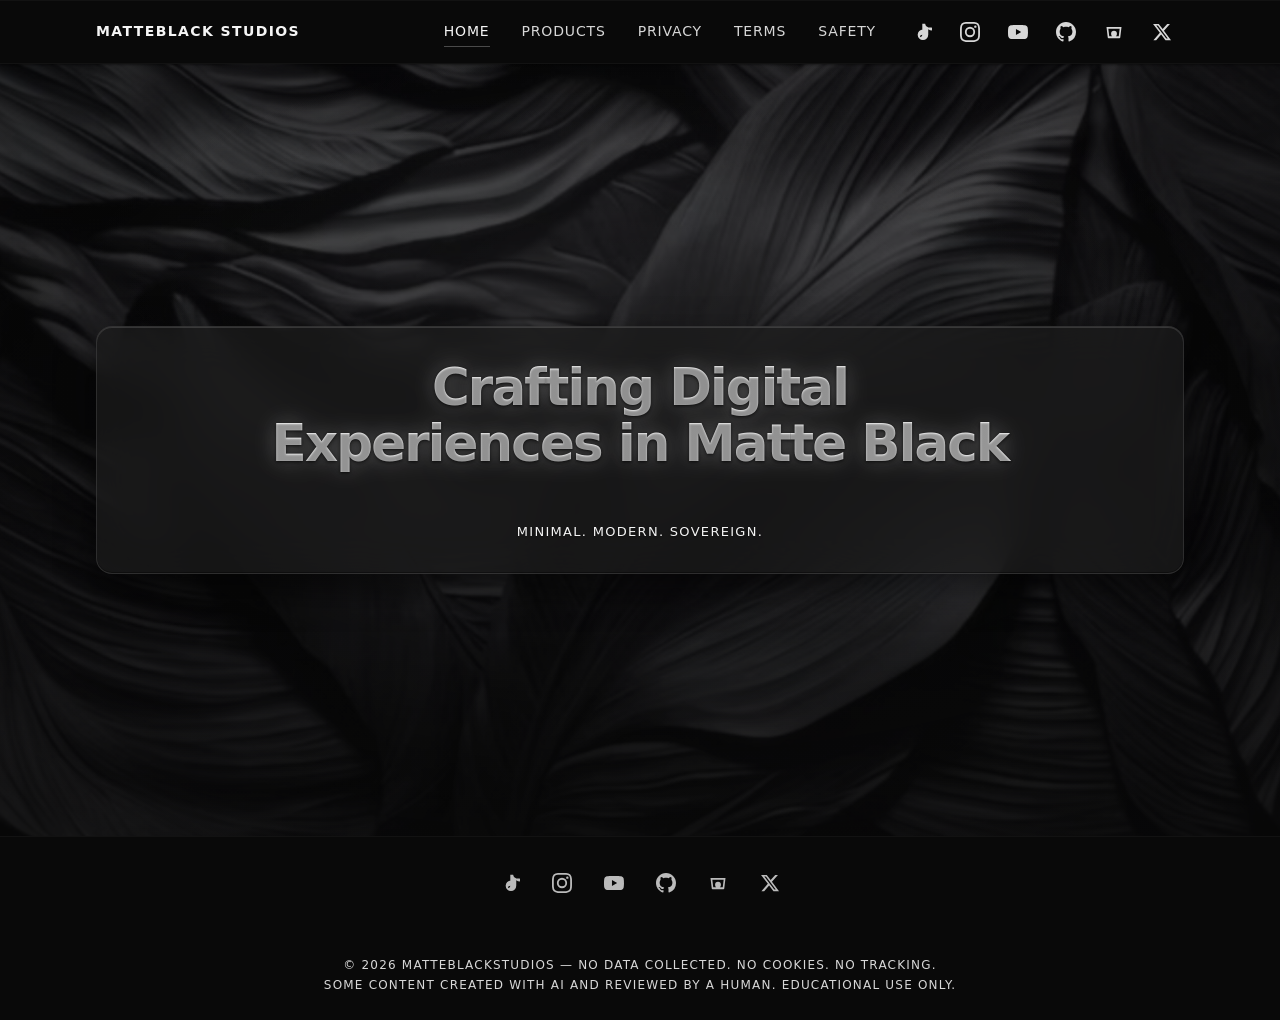
<file: index.html>
<!DOCTYPE html>
<html lang="en">
<head>
  <meta charset="UTF-8" />
  <meta name="viewport" content="width=device-width, initial-scale=1" />
  <meta name="description" content="MATTEBLACK STUDIOS — Crafting digital experiences in matte black. Minimal. Modern. Sovereign." />
  <title>MATTEBLACK STUDIOS</title>
  <link rel="stylesheet" href="/styles.css?v=8" />
</head>
<body>
  <a class="skip-link" href="#hero-title">Skip to main content</a>

  <header class="header">
    <div class="container">
      <div class="header__inner">
        <nav class="nav" aria-label="Primary">
          <a href="/index.html" class="logo" aria-label="MATTEBLACK STUDIOS home">Matteblack Studios</a>
          <button type="button" class="nav-toggle" aria-expanded="false" aria-controls="primary-nav" aria-haspopup="menu" aria-label="Open menu">
            <span class="nav-toggle__bar" aria-hidden="true"></span>
            <span class="nav-toggle__bar" aria-hidden="true"></span>
            <span class="nav-toggle__bar" aria-hidden="true"></span>
          </button>
          <ul class="nav-links" id="primary-nav">
            <li><a href="/index.html" aria-current="page">Home</a></li>
            <li><a href="/PRODUCTS/index.html">Products</a></li>
            <li><a href="/privacy.html">Privacy</a></li>
            <li><a href="/terms.html">Terms</a></li>
            <li><a href="/safety.html">Safety</a></li>
          </ul>
        </nav>
        <nav class="social-nav header__social" aria-label="Social media">
          <ul class="social-nav__list">
            <li>
              <a class="social-nav__link" href="https://www.tiktok.com/@matteblackstudios1" target="_blank" rel="noopener noreferrer" aria-label="TikTok (opens in new tab)">
                <svg xmlns="http://www.w3.org/2000/svg" viewBox="0 0 24 24" fill="currentColor" aria-hidden="true" focusable="false"><path d="M19.59 6.69a4.83 4.83 0 0 1-3.77-4.25V2h-3.45v13.67a2.89 2.89 0 0 1-2.88 2.5 2.89 2.89 0 0 1 2.88-2.88c.28 0 .54.04.79.1V9.01a6.34 6.34 0 0 0-6.34 6.34 6.34 6.34 0 0 0 6.34 6.34 6.34 6.34 0 0 0 6.33-6.34V8.69a8.18 8.18 0 0 0 4.77 1.52V6.75a4.85 4.85 0 0 1-1-.06z"/></svg>
              </a>
            </li>
            <li>
              <a class="social-nav__link" href="https://www.instagram.com/matteblackstudios1" target="_blank" rel="noopener noreferrer" aria-label="Instagram (opens in new tab)">
                <svg xmlns="http://www.w3.org/2000/svg" viewBox="0 0 24 24" fill="currentColor" aria-hidden="true" focusable="false"><path d="M12 2.163c3.204 0 3.584.012 4.85.07 3.252.148 4.771 1.691 4.919 4.919.058 1.265.069 1.645.069 4.849 0 3.205-.012 3.584-.069 4.849-.149 3.225-1.664 4.771-4.919 4.919-1.266.058-1.644.07-4.85.07-3.204 0-3.584-.012-4.849-.07-3.26-.149-4.771-1.699-4.919-4.92-.058-1.265-.07-1.644-.07-4.849 0-3.204.013-3.583.07-4.849.149-3.227 1.664-4.771 4.919-4.919 1.266-.057 1.645-.069 4.849-.069zM12 0C8.741 0 8.333.014 7.053.072 2.695.272.273 2.69.073 7.052.014 8.333 0 8.741 0 12c0 3.259.014 3.668.072 4.948.2 4.358 2.618 6.78 6.98 6.98 1.281.058 1.689.072 4.948.072 3.259 0 3.668-.014 4.948-.072 4.354-.2 6.782-2.618 6.979-6.98.059-1.28.073-1.689.073-4.948 0-3.259-.014-3.667-.072-4.947-.196-4.354-2.617-6.78-6.979-6.98C15.668.014 15.259 0 12 0zm0 5.838a6.162 6.162 0 1 0 0 12.324 6.162 6.162 0 0 0 0-12.324zM12 16a4 4 0 1 1 0-8 4 4 0 0 1 0 8zm6.406-11.845a1.44 1.44 0 1 0 0 2.881 1.44 1.44 0 0 0 0-2.881z"/></svg>
              </a>
            </li>
            <li>
              <a class="social-nav__link" href="https://www.youtube.com/@Vibe_MonkeyAi" target="_blank" rel="noopener noreferrer" aria-label="YouTube (opens in new tab)">
                <svg xmlns="http://www.w3.org/2000/svg" viewBox="0 0 24 24" fill="currentColor" aria-hidden="true" focusable="false"><path d="M23.498 6.186a3.016 3.016 0 0 0-2.122-2.136C19.505 3.545 12 3.545 12 3.545s-7.505 0-9.377.505A3.017 3.017 0 0 0 .502 6.186C0 8.07 0 12 0 12s0 3.93.502 5.814a3.016 3.016 0 0 0 2.122 2.136c1.871.505 9.376.505 9.376.505s7.505 0 9.377-.505a3.015 3.015 0 0 0 2.122-2.136C24 15.93 24 12 24 12s0-3.93-.502-5.814zM9.545 15.568V8.432L15.818 12l-6.273 3.568z"/></svg>
              </a>
            </li>
            <li>
              <a class="social-nav__link" href="https://github.com/Flakiopai" target="_blank" rel="noopener noreferrer" aria-label="GitHub (opens in new tab)">
                <svg xmlns="http://www.w3.org/2000/svg" viewBox="0 0 24 24" fill="currentColor" aria-hidden="true" focusable="false"><path d="M12 0C5.37 0 0 5.37 0 12c0 5.31 3.435 9.795 8.205 11.385.6.105.825-.255.825-.57 0-.285-.015-1.23-.015-2.235-3.015.555-3.795-.735-4.035-1.41-.135-.345-.72-1.41-1.23-1.695-.42-.225-1.02-.78-.015-.795.945-.015 1.62.87 1.845 1.23 1.08 1.815 2.805 1.305 3.495.99.105-.78.42-1.305.765-1.605-2.67-.3-5.46-1.335-5.46-5.925 0-1.305.465-2.385 1.23-3.225-.12-.3-.54-1.53.12-3.18 0 0 1.005-.315 3.3 1.23.96-.27 1.98-.405 3-.405s2.04.135 3 .405c2.295-1.56 3.3-1.23 3.3-1.23.66 1.65.24 2.88.12 3.18.765.84 1.23 1.905 1.23 3.225 0 4.605-2.805 5.625-5.475 5.925.435.375.81 1.095.81 2.22 0 1.605-.015 2.895-.015 3.3 0 .315.225.69.825.57A12.02 12.02 0 0 0 24 12c0-6.63-5.37-12-12-12z"/></svg>
              </a>
            </li>
            <li>
              <a class="social-nav__link" href="https://matteblackstudios.gumroad.com" target="_blank" rel="noopener noreferrer" aria-label="Gumroad store (opens in new tab)">
                <svg xmlns="http://www.w3.org/2000/svg" viewBox="0 0 24 24" fill="currentColor" aria-hidden="true" focusable="false"><path d="M3 6h18l-1.5 12.5a1 1 0 0 1-1 .875H5.5a1 1 0 0 1-1-.875L3 6zm2.2 2 1.1 9h11.4l1.1-9H5.2zm6.8 2.5a3.5 3.5 0 1 1 0 7 3.5 3.5 0 0 1 0-7z"/></svg>
              </a>
            </li>
            <li>
              <a class="social-nav__link" href="https://x.com/Vibe_MonkeyAi" target="_blank" rel="noopener noreferrer" aria-label="X, formerly Twitter (opens in new tab)">
                <svg xmlns="http://www.w3.org/2000/svg" viewBox="0 0 24 24" fill="currentColor" aria-hidden="true" focusable="false"><path d="M18.244 2.25h3.308l-7.227 8.26 8.502 11.24H16.17l-5.214-6.817L4.99 21.75H1.68l7.73-8.835L1.254 2.25H8.08l4.713 6.231zm-1.161 17.52h1.833L7.084 4.126H5.117z"/></svg>
              </a>
            </li>
          </ul>
        </nav>
      </div>
    </div>
  </header>

  <main id="main">
    <section class="hero">
      <div class="hero__parallax" aria-hidden="true">
        <div class="hero__parallax-layer"></div>
      </div>
      <div class="container">
        <div class="hero__content glass-panel">
          <h1 id="hero-title" class="hero-title glass-text glass-text--liquid skip-target" tabindex="-1">Crafting Digital Experiences in Matte Black</h1>
          <p class="hero-subtitle glass-text">Minimal. Modern. Sovereign.</p>
        </div>
      </div>
    </section>
  </main>

  <footer class="footer">
    <div class="container">
      <nav class="social-nav social-nav--footer" aria-label="Social media">
        <ul class="social-nav__list">
          <li>
            <a class="social-nav__link" href="https://www.tiktok.com/@matteblackstudios1" target="_blank" rel="noopener noreferrer" aria-label="TikTok (opens in new tab)">
              <svg xmlns="http://www.w3.org/2000/svg" viewBox="0 0 24 24" fill="currentColor" aria-hidden="true" focusable="false"><path d="M19.59 6.69a4.83 4.83 0 0 1-3.77-4.25V2h-3.45v13.67a2.89 2.89 0 0 1-2.88 2.5 2.89 2.89 0 0 1 2.88-2.88c.28 0 .54.04.79.1V9.01a6.34 6.34 0 0 0-6.34 6.34 6.34 6.34 0 0 0 6.34 6.34 6.34 6.34 0 0 0 6.33-6.34V8.69a8.18 8.18 0 0 0 4.77 1.52V6.75a4.85 4.85 0 0 1-1-.06z"/></svg>
            </a>
          </li>
          <li>
            <a class="social-nav__link" href="https://www.instagram.com/matteblackstudios1" target="_blank" rel="noopener noreferrer" aria-label="Instagram (opens in new tab)">
              <svg xmlns="http://www.w3.org/2000/svg" viewBox="0 0 24 24" fill="currentColor" aria-hidden="true" focusable="false"><path d="M12 2.163c3.204 0 3.584.012 4.85.07 3.252.148 4.771 1.691 4.919 4.919.058 1.265.069 1.645.069 4.849 0 3.205-.012 3.584-.069 4.849-.149 3.225-1.664 4.771-4.919 4.919-1.266.058-1.644.07-4.85.07-3.204 0-3.584-.012-4.849-.07-3.26-.149-4.771-1.699-4.919-4.92-.058-1.265-.07-1.644-.07-4.849 0-3.204.013-3.583.07-4.849.149-3.227 1.664-4.771 4.919-4.919 1.266-.057 1.645-.069 4.849-.069zM12 0C8.741 0 8.333.014 7.053.072 2.695.272.273 2.69.073 7.052.014 8.333 0 8.741 0 12c0 3.259.014 3.668.072 4.948.2 4.358 2.618 6.78 6.98 6.98 1.281.058 1.689.072 4.948.072 3.259 0 3.668-.014 4.948-.072 4.354-.2 6.782-2.618 6.979-6.98.059-1.28.073-1.689.073-4.948 0-3.259-.014-3.667-.072-4.947-.196-4.354-2.617-6.78-6.979-6.98C15.668.014 15.259 0 12 0zm0 5.838a6.162 6.162 0 1 0 0 12.324 6.162 6.162 0 0 0 0-12.324zM12 16a4 4 0 1 1 0-8 4 4 0 0 1 0 8zm6.406-11.845a1.44 1.44 0 1 0 0 2.881 1.44 1.44 0 0 0 0-2.881z"/></svg>
            </a>
          </li>
          <li>
            <a class="social-nav__link" href="https://www.youtube.com/@Vibe_MonkeyAi" target="_blank" rel="noopener noreferrer" aria-label="YouTube (opens in new tab)">
              <svg xmlns="http://www.w3.org/2000/svg" viewBox="0 0 24 24" fill="currentColor" aria-hidden="true" focusable="false"><path d="M23.498 6.186a3.016 3.016 0 0 0-2.122-2.136C19.505 3.545 12 3.545 12 3.545s-7.505 0-9.377.505A3.017 3.017 0 0 0 .502 6.186C0 8.07 0 12 0 12s0 3.93.502 5.814a3.016 3.016 0 0 0 2.122 2.136c1.871.505 9.376.505 9.376.505s7.505 0 9.377-.505a3.015 3.015 0 0 0 2.122-2.136C24 15.93 24 12 24 12s0-3.93-.502-5.814zM9.545 15.568V8.432L15.818 12l-6.273 3.568z"/></svg>
            </a>
          </li>
          <li>
            <a class="social-nav__link" href="https://github.com/Flakiopai" target="_blank" rel="noopener noreferrer" aria-label="GitHub (opens in new tab)">
              <svg xmlns="http://www.w3.org/2000/svg" viewBox="0 0 24 24" fill="currentColor" aria-hidden="true" focusable="false"><path d="M12 0C5.37 0 0 5.37 0 12c0 5.31 3.435 9.795 8.205 11.385.6.105.825-.255.825-.57 0-.285-.015-1.23-.015-2.235-3.015.555-3.795-.735-4.035-1.41-.135-.345-.72-1.41-1.23-1.695-.42-.225-1.02-.78-.015-.795.945-.015 1.62.87 1.845 1.23 1.08 1.815 2.805 1.305 3.495.99.105-.78.42-1.305.765-1.605-2.67-.3-5.46-1.335-5.46-5.925 0-1.305.465-2.385 1.23-3.225-.12-.3-.54-1.53.12-3.18 0 0 1.005-.315 3.3 1.23.96-.27 1.98-.405 3-.405s2.04.135 3 .405c2.295-1.56 3.3-1.23 3.3-1.23.66 1.65.24 2.88.12 3.18.765.84 1.23 1.905 1.23 3.225 0 4.605-2.805 5.625-5.475 5.925.435.375.81 1.095.81 2.22 0 1.605-.015 2.895-.015 3.3 0 .315.225.69.825.57A12.02 12.02 0 0 0 24 12c0-6.63-5.37-12-12-12z"/></svg>
            </a>
          </li>
          <li>
            <a class="social-nav__link" href="https://matteblackstudios.gumroad.com" target="_blank" rel="noopener noreferrer" aria-label="Gumroad store (opens in new tab)">
              <svg xmlns="http://www.w3.org/2000/svg" viewBox="0 0 24 24" fill="currentColor" aria-hidden="true" focusable="false"><path d="M3 6h18l-1.5 12.5a1 1 0 0 1-1 .875H5.5a1 1 0 0 1-1-.875L3 6zm2.2 2 1.1 9h11.4l1.1-9H5.2zm6.8 2.5a3.5 3.5 0 1 1 0 7 3.5 3.5 0 0 1 0-7z"/></svg>
            </a>
          </li>
          <li>
            <a class="social-nav__link" href="https://x.com/Vibe_MonkeyAi" target="_blank" rel="noopener noreferrer" aria-label="X, formerly Twitter (opens in new tab)">
              <svg xmlns="http://www.w3.org/2000/svg" viewBox="0 0 24 24" fill="currentColor" aria-hidden="true" focusable="false"><path d="M18.244 2.25h3.308l-7.227 8.26 8.502 11.24H16.17l-5.214-6.817L4.99 21.75H1.68l7.73-8.835L1.254 2.25H8.08l4.713 6.231zm-1.161 17.52h1.833L7.084 4.126H5.117z"/></svg>
            </a>
          </li>
        </ul>
      </nav>
      <p>&copy; <time datetime="2026">2026</time> MATTEBLACKSTUDIOS &mdash; No data collected. No cookies. No tracking. Some content created with AI and reviewed by a human. Educational use only.</p>
    </div>
  </footer>
  <script src="/reveal.js?v=8" defer></script>
</body>
</html>
</file>
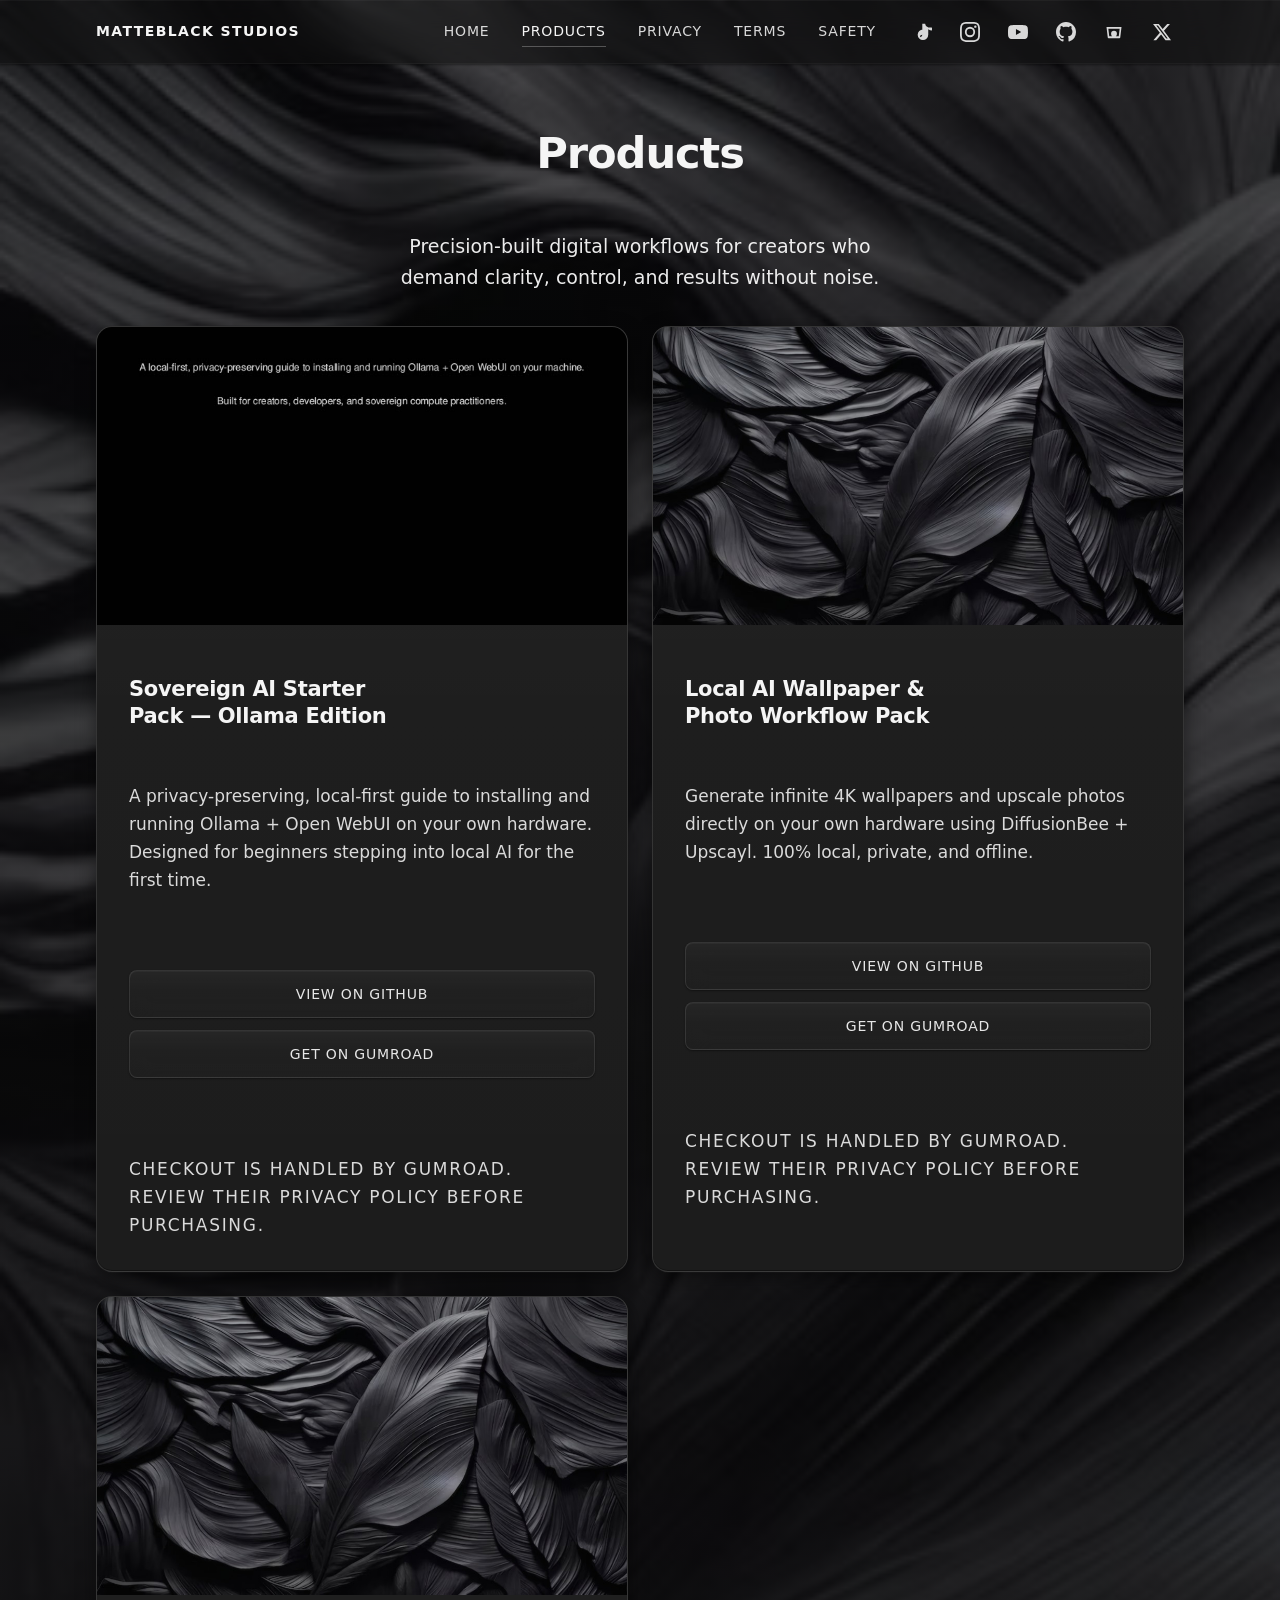
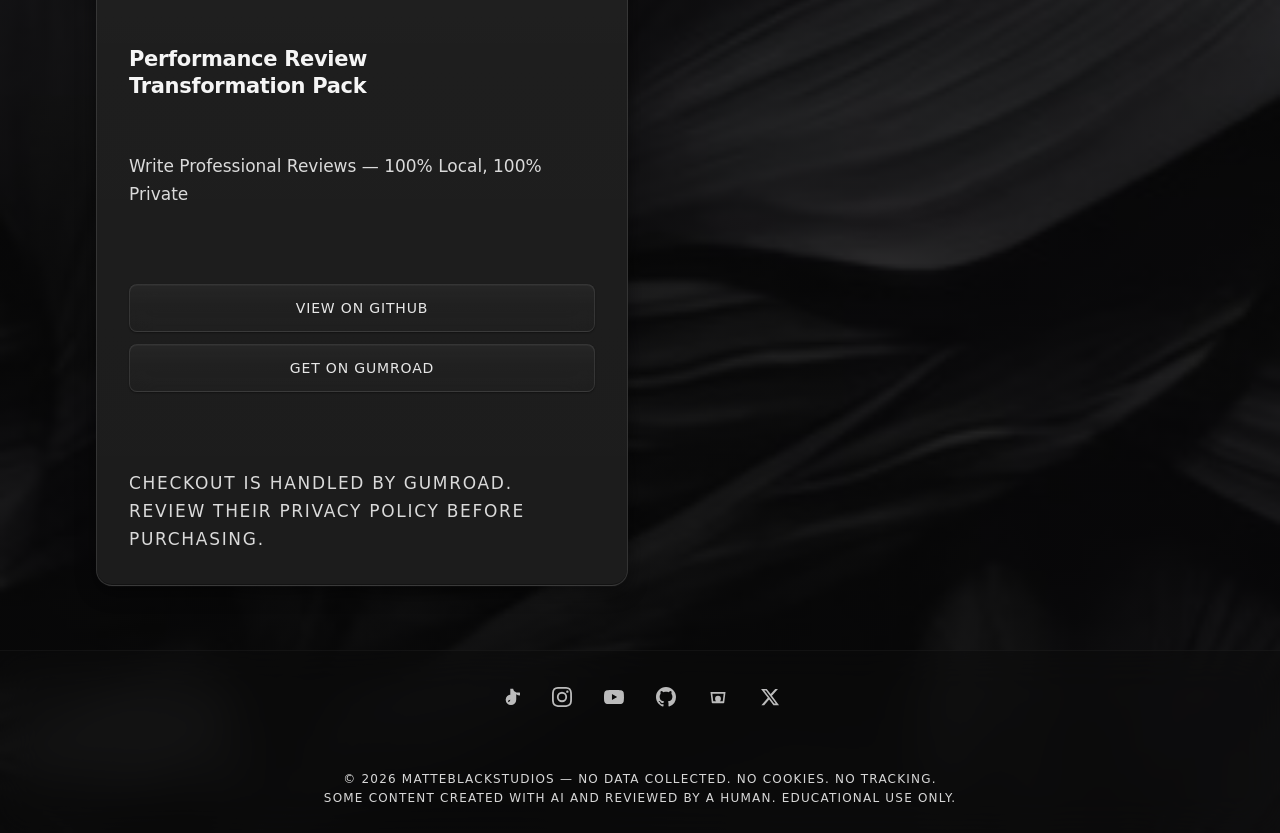
<file: PRODUCTS/index.html>
<!DOCTYPE html>
<html lang="en">
<head>
  <meta charset="UTF-8" />
  <meta name="viewport" content="width=device-width, initial-scale=1" />
  <meta name="description" content="Digital products from MATTEBLACK STUDIOS — sovereign workflows for creators and professionals." />
  <title>Products — MATTEBLACK STUDIOS</title>
  <link rel="stylesheet" href="/styles.css?v=8" />
</head>
<body>
  <a class="skip-link" href="#page-title">Skip to main content</a>

  <header class="header">
    <div class="container">
      <div class="header__inner">
        <nav class="nav" aria-label="Primary">
          <a href="/index.html" class="logo" aria-label="MATTEBLACK STUDIOS home">Matteblack Studios</a>
          <button type="button" class="nav-toggle" aria-expanded="false" aria-controls="primary-nav" aria-haspopup="menu" aria-label="Open menu">
            <span class="nav-toggle__bar" aria-hidden="true"></span>
            <span class="nav-toggle__bar" aria-hidden="true"></span>
            <span class="nav-toggle__bar" aria-hidden="true"></span>
          </button>
          <ul class="nav-links" id="primary-nav">
            <li><a href="/index.html">Home</a></li>
            <li><a href="/PRODUCTS/index.html" aria-current="page">Products</a></li>
            <li><a href="/privacy.html">Privacy</a></li>
            <li><a href="/terms.html">Terms</a></li>
            <li><a href="/safety.html">Safety</a></li>
          </ul>
        </nav>
        <nav class="social-nav header__social" aria-label="Social media">
          <ul class="social-nav__list">
            <li>
              <a class="social-nav__link" href="https://www.tiktok.com/@matteblackstudios1" target="_blank" rel="noopener noreferrer" aria-label="TikTok (opens in new tab)">
                <svg xmlns="http://www.w3.org/2000/svg" viewBox="0 0 24 24" fill="currentColor" aria-hidden="true" focusable="false"><path d="M19.59 6.69a4.83 4.83 0 0 1-3.77-4.25V2h-3.45v13.67a2.89 2.89 0 0 1-2.88 2.5 2.89 2.89 0 0 1 2.88-2.88c.28 0 .54.04.79.1V9.01a6.34 6.34 0 0 0-6.34 6.34 6.34 6.34 0 0 0 6.34 6.34 6.34 6.34 0 0 0 6.33-6.34V8.69a8.18 8.18 0 0 0 4.77 1.52V6.75a4.85 4.85 0 0 1-1-.06z"/></svg>
              </a>
            </li>
            <li>
              <a class="social-nav__link" href="https://www.instagram.com/matteblackstudios1" target="_blank" rel="noopener noreferrer" aria-label="Instagram (opens in new tab)">
                <svg xmlns="http://www.w3.org/2000/svg" viewBox="0 0 24 24" fill="currentColor" aria-hidden="true" focusable="false"><path d="M12 2.163c3.204 0 3.584.012 4.85.07 3.252.148 4.771 1.691 4.919 4.919.058 1.265.069 1.645.069 4.849 0 3.205-.012 3.584-.069 4.849-.149 3.225-1.664 4.771-4.919 4.919-1.266.058-1.644.07-4.85.07-3.204 0-3.584-.012-4.849-.07-3.26-.149-4.771-1.699-4.919-4.92-.058-1.265-.07-1.644-.07-4.849 0-3.204.013-3.583.07-4.849.149-3.227 1.664-4.771 4.919-4.919 1.266-.057 1.645-.069 4.849-.069zM12 0C8.741 0 8.333.014 7.053.072 2.695.272.273 2.69.073 7.052.014 8.333 0 8.741 0 12c0 3.259.014 3.668.072 4.948.2 4.358 2.618 6.78 6.98 6.98 1.281.058 1.689.072 4.948.072 3.259 0 3.668-.014 4.948-.072 4.354-.2 6.782-2.618 6.979-6.98.059-1.28.073-1.689.073-4.948 0-3.259-.014-3.667-.072-4.947-.196-4.354-2.617-6.78-6.979-6.98C15.668.014 15.259 0 12 0zm0 5.838a6.162 6.162 0 1 0 0 12.324 6.162 6.162 0 0 0 0-12.324zM12 16a4 4 0 1 1 0-8 4 4 0 0 1 0 8zm6.406-11.845a1.44 1.44 0 1 0 0 2.881 1.44 1.44 0 0 0 0-2.881z"/></svg>
              </a>
            </li>
            <li>
              <a class="social-nav__link" href="https://www.youtube.com/@Vibe_MonkeyAi" target="_blank" rel="noopener noreferrer" aria-label="YouTube (opens in new tab)">
                <svg xmlns="http://www.w3.org/2000/svg" viewBox="0 0 24 24" fill="currentColor" aria-hidden="true" focusable="false"><path d="M23.498 6.186a3.016 3.016 0 0 0-2.122-2.136C19.505 3.545 12 3.545 12 3.545s-7.505 0-9.377.505A3.017 3.017 0 0 0 .502 6.186C0 8.07 0 12 0 12s0 3.93.502 5.814a3.016 3.016 0 0 0 2.122 2.136c1.871.505 9.376.505 9.376.505s7.505 0 9.377-.505a3.015 3.015 0 0 0 2.122-2.136C24 15.93 24 12 24 12s0-3.93-.502-5.814zM9.545 15.568V8.432L15.818 12l-6.273 3.568z"/></svg>
              </a>
            </li>
            <li>
              <a class="social-nav__link" href="https://github.com/Flakiopai" target="_blank" rel="noopener noreferrer" aria-label="GitHub (opens in new tab)">
                <svg xmlns="http://www.w3.org/2000/svg" viewBox="0 0 24 24" fill="currentColor" aria-hidden="true" focusable="false"><path d="M12 0C5.37 0 0 5.37 0 12c0 5.31 3.435 9.795 8.205 11.385.6.105.825-.255.825-.57 0-.285-.015-1.23-.015-2.235-3.015.555-3.795-.735-4.035-1.41-.135-.345-.72-1.41-1.23-1.695-.42-.225-1.02-.78-.015-.795.945-.015 1.62.87 1.845 1.23 1.08 1.815 2.805 1.305 3.495.99.105-.78.42-1.305.765-1.605-2.67-.3-5.46-1.335-5.46-5.925 0-1.305.465-2.385 1.23-3.225-.12-.3-.54-1.53.12-3.18 0 0 1.005-.315 3.3 1.23.96-.27 1.98-.405 3-.405s2.04.135 3 .405c2.295-1.56 3.3-1.23 3.3-1.23.66 1.65.24 2.88.12 3.18.765.84 1.23 1.905 1.23 3.225 0 4.605-2.805 5.625-5.475 5.925.435.375.81 1.095.81 2.22 0 1.605-.015 2.895-.015 3.3 0 .315.225.69.825.57A12.02 12.02 0 0 0 24 12c0-6.63-5.37-12-12-12z"/></svg>
              </a>
            </li>
            <li>
              <a class="social-nav__link" href="https://matteblackstudios.gumroad.com" target="_blank" rel="noopener noreferrer" aria-label="Gumroad store (opens in new tab)">
                <svg xmlns="http://www.w3.org/2000/svg" viewBox="0 0 24 24" fill="currentColor" aria-hidden="true" focusable="false"><path d="M3 6h18l-1.5 12.5a1 1 0 0 1-1 .875H5.5a1 1 0 0 1-1-.875L3 6zm2.2 2 1.1 9h11.4l1.1-9H5.2zm6.8 2.5a3.5 3.5 0 1 1 0 7 3.5 3.5 0 0 1 0-7z"/></svg>
              </a>
            </li>
            <li>
              <a class="social-nav__link" href="https://x.com/Vibe_MonkeyAi" target="_blank" rel="noopener noreferrer" aria-label="X, formerly Twitter (opens in new tab)">
                <svg xmlns="http://www.w3.org/2000/svg" viewBox="0 0 24 24" fill="currentColor" aria-hidden="true" focusable="false"><path d="M18.244 2.25h3.308l-7.227 8.26 8.502 11.24H16.17l-5.214-6.817L4.99 21.75H1.68l7.73-8.835L1.254 2.25H8.08l4.713 6.231zm-1.161 17.52h1.833L7.084 4.126H5.117z"/></svg>
              </a>
            </li>
          </ul>
        </nav>
      </div>
    </div>
  </header>

  <main id="main" class="section">
    <div class="container">
      <div class="page-header">
        <h1 id="page-title" class="page-title skip-target" tabindex="-1">Products</h1>
        <p class="page-intro">Precision-built digital workflows for creators who demand clarity, control, and results without noise.</p>
      </div>

      <section class="product-grid-section" aria-labelledby="product-catalog-heading">
        <h2 id="product-catalog-heading" class="visually-hidden">Product catalog</h2>
        <div class="product-grid">
          <article class="product-card reveal" aria-labelledby="product-sovereign-ai">
            <figure class="product-card__media">
              <img
                src="/assets/products/sovereign-ai-starter-pack-ollama.jpg"
                srcset="/assets/products/sovereign-ai-starter-pack-ollama.jpg 724w"
                sizes="(min-width: 768px) 50vw, 100vw"
                alt="Cover art for Sovereign AI Starter Pack — Ollama Edition: a matte-black guide to local AI setup"
                width="724"
                height="1024"
                loading="lazy"
                decoding="async"
              />
            </figure>
            <div class="product-card__body">
              <h2 id="product-sovereign-ai">Sovereign AI Starter Pack — Ollama Edition</h2>
              <p>A privacy-preserving, local-first guide to installing and running Ollama + Open WebUI on your own hardware. Designed for beginners stepping into local AI for the first time.</p>
              <nav class="product-card__actions" aria-label="Sovereign AI Starter Pack — Ollama Edition links">
                <a
                  href="https://github.com/Flakiopai/sovereign-ai-starter-pack-ollama"
                  class="button"
                  rel="noopener noreferrer"
                  target="_blank"
                >View on GitHub<span class="visually-hidden"> (opens in new tab)</span></a>
                <a
                  href="https://matteblackstudios.gumroad.com/l/ejvea"
                  class="button"
                  rel="noopener noreferrer"
                  target="_blank"
                  aria-describedby="gumroad-note-sovereign"
                >Get on Gumroad<span class="visually-hidden"> (opens in new tab)</span></a>
              </nav>
              <p class="product-note" id="gumroad-note-sovereign">Checkout is handled by Gumroad. Review their privacy policy before purchasing.</p>
            </div>
          </article>

          <article class="product-card reveal" aria-labelledby="product-wallpaper-pack">
            <figure class="product-card__media">
              <img
                src="/assets/products/wallpaper-upscale-workflow-pack.png"
                srcset="/assets/products/wallpaper-upscale-workflow-pack.png 1024w"
                sizes="(min-width: 768px) 50vw, 100vw"
                alt="Cover art for Local AI Wallpaper and Photo Workflow Pack: DiffusionBee and Upscayl workflow preview"
                width="1024"
                height="574"
                loading="lazy"
                decoding="async"
              />
            </figure>
            <div class="product-card__body">
              <h2 id="product-wallpaper-pack">Local AI Wallpaper &amp; Photo Workflow Pack</h2>
              <p>Generate infinite 4K wallpapers and upscale photos directly on your own hardware using DiffusionBee + Upscayl. 100% local, private, and offline.</p>
              <nav class="product-card__actions" aria-label="Local AI Wallpaper and Photo Workflow Pack links">
                <a
                  href="https://github.com/Flakiopai/wallpaper-workflow-pack"
                  class="button"
                  rel="noopener noreferrer"
                  target="_blank"
                >View on GitHub<span class="visually-hidden"> (opens in new tab)</span></a>
                <a
                  href="https://matteblackstudios.gumroad.com/l/lxkgbt"
                  class="button"
                  rel="noopener noreferrer"
                  target="_blank"
                  aria-describedby="gumroad-note-wallpaper"
                >Get on Gumroad<span class="visually-hidden"> (opens in new tab)</span></a>
              </nav>
              <p class="product-note" id="gumroad-note-wallpaper">Checkout is handled by Gumroad. Review their privacy policy before purchasing.</p>
            </div>
          </article>

          <article class="product-card reveal" aria-labelledby="product-performance-pack">
            <figure class="product-card__media">
              <img
                src="/assets/performance_review_thumbnail.png"
                srcset="/assets/performance_review_thumbnail.png 1024w"
                sizes="(min-width: 768px) 50vw, 100vw"
                alt="Cover art for Performance Review Transformation Pack: local AI workflow for writing professional performance reviews"
                width="1024"
                height="574"
                loading="lazy"
                decoding="async"
              />
            </figure>
            <div class="product-card__body">
              <h2 id="product-performance-pack">Performance Review Transformation Pack</h2>
              <p>Write Professional Reviews — 100% Local, 100% Private</p>
              <nav class="product-card__actions" aria-label="Performance Review Transformation Pack links">
                <a
                  href="https://github.com/Flakiopai/PERFORMANCE_REVIEW_PACK"
                  class="button"
                  rel="noopener noreferrer"
                  target="_blank"
                >View on GitHub<span class="visually-hidden"> (opens in new tab)</span></a>
                <a
                  href="https://matteblackstudios.gumroad.com/l/zquqaj"
                  class="button"
                  rel="noopener noreferrer"
                  target="_blank"
                  aria-describedby="gumroad-note-performance"
                >Get on Gumroad<span class="visually-hidden"> (opens in new tab)</span></a>
              </nav>
              <p class="product-note" id="gumroad-note-performance">Checkout is handled by Gumroad. Review their privacy policy before purchasing.</p>
            </div>
          </article>
        </div>
      </section>
    </div>
  </main>

  <footer class="footer">
    <div class="container">
      <nav class="social-nav social-nav--footer" aria-label="Social media">
        <ul class="social-nav__list">
          <li>
            <a class="social-nav__link" href="https://www.tiktok.com/@matteblackstudios1" target="_blank" rel="noopener noreferrer" aria-label="TikTok (opens in new tab)">
              <svg xmlns="http://www.w3.org/2000/svg" viewBox="0 0 24 24" fill="currentColor" aria-hidden="true" focusable="false"><path d="M19.59 6.69a4.83 4.83 0 0 1-3.77-4.25V2h-3.45v13.67a2.89 2.89 0 0 1-2.88 2.5 2.89 2.89 0 0 1 2.88-2.88c.28 0 .54.04.79.1V9.01a6.34 6.34 0 0 0-6.34 6.34 6.34 6.34 0 0 0 6.34 6.34 6.34 6.34 0 0 0 6.33-6.34V8.69a8.18 8.18 0 0 0 4.77 1.52V6.75a4.85 4.85 0 0 1-1-.06z"/></svg>
            </a>
          </li>
          <li>
            <a class="social-nav__link" href="https://www.instagram.com/matteblackstudios1" target="_blank" rel="noopener noreferrer" aria-label="Instagram (opens in new tab)">
              <svg xmlns="http://www.w3.org/2000/svg" viewBox="0 0 24 24" fill="currentColor" aria-hidden="true" focusable="false"><path d="M12 2.163c3.204 0 3.584.012 4.85.07 3.252.148 4.771 1.691 4.919 4.919.058 1.265.069 1.645.069 4.849 0 3.205-.012 3.584-.069 4.849-.149 3.225-1.664 4.771-4.919 4.919-1.266.058-1.644.07-4.85.07-3.204 0-3.584-.012-4.849-.07-3.26-.149-4.771-1.699-4.919-4.92-.058-1.265-.07-1.644-.07-4.849 0-3.204.013-3.583.07-4.849.149-3.227 1.664-4.771 4.919-4.919 1.266-.057 1.645-.069 4.849-.069zM12 0C8.741 0 8.333.014 7.053.072 2.695.272.273 2.69.073 7.052.014 8.333 0 8.741 0 12c0 3.259.014 3.668.072 4.948.2 4.358 2.618 6.78 6.98 6.98 1.281.058 1.689.072 4.948.072 3.259 0 3.668-.014 4.948-.072 4.354-.2 6.782-2.618 6.979-6.98.059-1.28.073-1.689.073-4.948 0-3.259-.014-3.667-.072-4.947-.196-4.354-2.617-6.78-6.979-6.98C15.668.014 15.259 0 12 0zm0 5.838a6.162 6.162 0 1 0 0 12.324 6.162 6.162 0 0 0 0-12.324zM12 16a4 4 0 1 1 0-8 4 4 0 0 1 0 8zm6.406-11.845a1.44 1.44 0 1 0 0 2.881 1.44 1.44 0 0 0 0-2.881z"/></svg>
            </a>
          </li>
          <li>
            <a class="social-nav__link" href="https://www.youtube.com/@Vibe_MonkeyAi" target="_blank" rel="noopener noreferrer" aria-label="YouTube (opens in new tab)">
              <svg xmlns="http://www.w3.org/2000/svg" viewBox="0 0 24 24" fill="currentColor" aria-hidden="true" focusable="false"><path d="M23.498 6.186a3.016 3.016 0 0 0-2.122-2.136C19.505 3.545 12 3.545 12 3.545s-7.505 0-9.377.505A3.017 3.017 0 0 0 .502 6.186C0 8.07 0 12 0 12s0 3.93.502 5.814a3.016 3.016 0 0 0 2.122 2.136c1.871.505 9.376.505 9.376.505s7.505 0 9.377-.505a3.015 3.015 0 0 0 2.122-2.136C24 15.93 24 12 24 12s0-3.93-.502-5.814zM9.545 15.568V8.432L15.818 12l-6.273 3.568z"/></svg>
            </a>
          </li>
          <li>
            <a class="social-nav__link" href="https://github.com/Flakiopai" target="_blank" rel="noopener noreferrer" aria-label="GitHub (opens in new tab)">
              <svg xmlns="http://www.w3.org/2000/svg" viewBox="0 0 24 24" fill="currentColor" aria-hidden="true" focusable="false"><path d="M12 0C5.37 0 0 5.37 0 12c0 5.31 3.435 9.795 8.205 11.385.6.105.825-.255.825-.57 0-.285-.015-1.23-.015-2.235-3.015.555-3.795-.735-4.035-1.41-.135-.345-.72-1.41-1.23-1.695-.42-.225-1.02-.78-.015-.795.945-.015 1.62.87 1.845 1.23 1.08 1.815 2.805 1.305 3.495.99.105-.78.42-1.305.765-1.605-2.67-.3-5.46-1.335-5.46-5.925 0-1.305.465-2.385 1.23-3.225-.12-.3-.54-1.53.12-3.18 0 0 1.005-.315 3.3 1.23.96-.27 1.98-.405 3-.405s2.04.135 3 .405c2.295-1.56 3.3-1.23 3.3-1.23.66 1.65.24 2.88.12 3.18.765.84 1.23 1.905 1.23 3.225 0 4.605-2.805 5.625-5.475 5.925.435.375.81 1.095.81 2.22 0 1.605-.015 2.895-.015 3.3 0 .315.225.69.825.57A12.02 12.02 0 0 0 24 12c0-6.63-5.37-12-12-12z"/></svg>
            </a>
          </li>
          <li>
            <a class="social-nav__link" href="https://matteblackstudios.gumroad.com" target="_blank" rel="noopener noreferrer" aria-label="Gumroad store (opens in new tab)">
              <svg xmlns="http://www.w3.org/2000/svg" viewBox="0 0 24 24" fill="currentColor" aria-hidden="true" focusable="false"><path d="M3 6h18l-1.5 12.5a1 1 0 0 1-1 .875H5.5a1 1 0 0 1-1-.875L3 6zm2.2 2 1.1 9h11.4l1.1-9H5.2zm6.8 2.5a3.5 3.5 0 1 1 0 7 3.5 3.5 0 0 1 0-7z"/></svg>
            </a>
          </li>
          <li>
            <a class="social-nav__link" href="https://x.com/Vibe_MonkeyAi" target="_blank" rel="noopener noreferrer" aria-label="X, formerly Twitter (opens in new tab)">
              <svg xmlns="http://www.w3.org/2000/svg" viewBox="0 0 24 24" fill="currentColor" aria-hidden="true" focusable="false"><path d="M18.244 2.25h3.308l-7.227 8.26 8.502 11.24H16.17l-5.214-6.817L4.99 21.75H1.68l7.73-8.835L1.254 2.25H8.08l4.713 6.231zm-1.161 17.52h1.833L7.084 4.126H5.117z"/></svg>
            </a>
          </li>
        </ul>
      </nav>
      <p>&copy; <time datetime="2026">2026</time> MATTEBLACKSTUDIOS &mdash; No data collected. No cookies. No tracking. Some content created with AI and reviewed by a human. Educational use only.</p>
    </div>
  </footer>
  <script src="/reveal.js?v=8" defer></script>
</body>
</html>
</file>
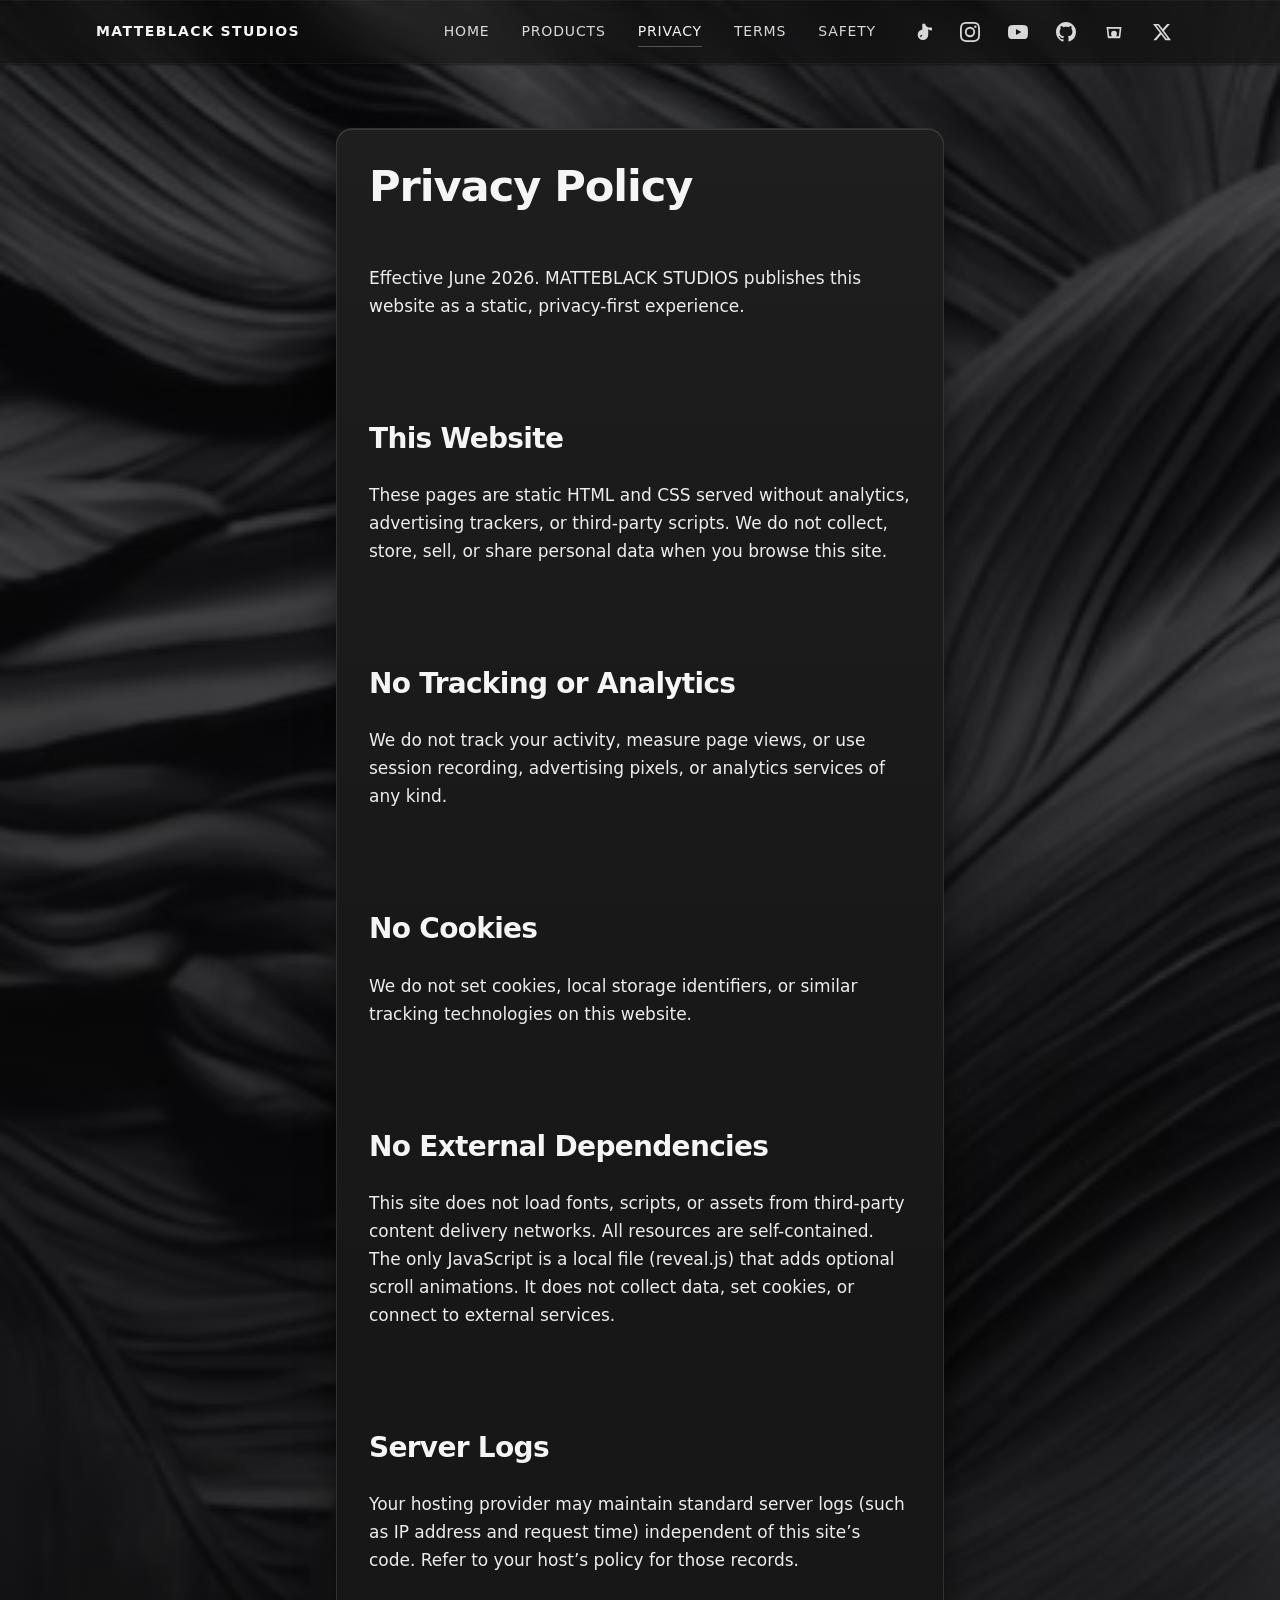
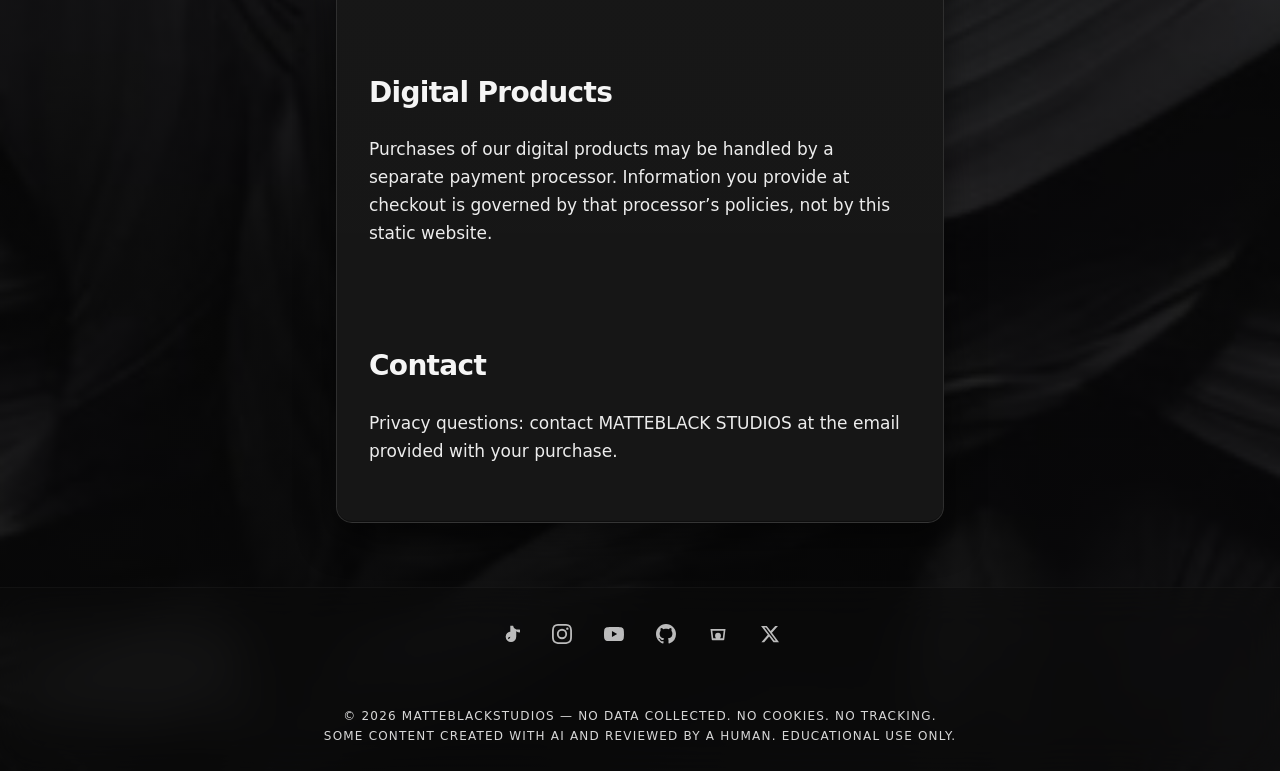
<file: privacy.html>
<!DOCTYPE html>
<html lang="en">
<head>
  <meta charset="UTF-8" />
  <meta name="viewport" content="width=device-width, initial-scale=1" />
  <meta name="description" content="Privacy policy for the MATTEBLACK STUDIOS static website — no tracking, cookies, or data collection." />
  <title>Privacy Policy — MATTEBLACK STUDIOS</title>
  <link rel="stylesheet" href="/styles.css?v=8" />
</head>
<body>
  <a class="skip-link" href="#privacy-title">Skip to main content</a>

  <header class="header">
    <div class="container">
      <div class="header__inner">
        <nav class="nav" aria-label="Primary">
          <a href="/index.html" class="logo" aria-label="MATTEBLACK STUDIOS home">Matteblack Studios</a>
          <button type="button" class="nav-toggle" aria-expanded="false" aria-controls="primary-nav" aria-haspopup="menu" aria-label="Open menu">
            <span class="nav-toggle__bar" aria-hidden="true"></span>
            <span class="nav-toggle__bar" aria-hidden="true"></span>
            <span class="nav-toggle__bar" aria-hidden="true"></span>
          </button>
          <ul class="nav-links" id="primary-nav">
            <li><a href="/index.html">Home</a></li>
            <li><a href="/PRODUCTS/index.html">Products</a></li>
            <li><a href="/privacy.html" aria-current="page">Privacy</a></li>
            <li><a href="/terms.html">Terms</a></li>
            <li><a href="/safety.html">Safety</a></li>
          </ul>
        </nav>
        <nav class="social-nav header__social" aria-label="Social media">
          <ul class="social-nav__list">
            <li><a class="social-nav__link" href="https://www.tiktok.com/@matteblackstudios1" target="_blank" rel="noopener noreferrer" aria-label="TikTok (opens in new tab)"><svg xmlns="http://www.w3.org/2000/svg" viewBox="0 0 24 24" fill="currentColor" aria-hidden="true" focusable="false"><path d="M19.59 6.69a4.83 4.83 0 0 1-3.77-4.25V2h-3.45v13.67a2.89 2.89 0 0 1-2.88 2.5 2.89 2.89 0 0 1 2.88-2.88c.28 0 .54.04.79.1V9.01a6.34 6.34 0 0 0-6.34 6.34 6.34 6.34 0 0 0 6.34 6.34 6.34 6.34 0 0 0 6.33-6.34V8.69a8.18 8.18 0 0 0 4.77 1.52V6.75a4.85 4.85 0 0 1-1-.06z"/></svg></a></li>
            <li><a class="social-nav__link" href="https://www.instagram.com/matteblackstudios1" target="_blank" rel="noopener noreferrer" aria-label="Instagram (opens in new tab)"><svg xmlns="http://www.w3.org/2000/svg" viewBox="0 0 24 24" fill="currentColor" aria-hidden="true" focusable="false"><path d="M12 2.163c3.204 0 3.584.012 4.85.07 3.252.148 4.771 1.691 4.919 4.919.058 1.265.069 1.645.069 4.849 0 3.205-.012 3.584-.069 4.849-.149 3.225-1.664 4.771-4.919 4.919-1.266.058-1.644.07-4.85.07-3.204 0-3.584-.012-4.849-.07-3.26-.149-4.771-1.699-4.919-4.92-.058-1.265-.07-1.644-.07-4.849 0-3.204.013-3.583.07-4.849.149-3.227 1.664-4.771 4.919-4.919 1.266-.057 1.645-.069 4.849-.069zM12 0C8.741 0 8.333.014 7.053.072 2.695.272.273 2.69.073 7.052.014 8.333 0 8.741 0 12c0 3.259.014 3.668.072 4.948.2 4.358 2.618 6.78 6.98 6.98 1.281.058 1.689.072 4.948.072 3.259 0 3.668-.014 4.948-.072 4.354-.2 6.782-2.618 6.979-6.98.059-1.28.073-1.689.073-4.948 0-3.259-.014-3.667-.072-4.947-.196-4.354-2.617-6.78-6.979-6.98C15.668.014 15.259 0 12 0zm0 5.838a6.162 6.162 0 1 0 0 12.324 6.162 6.162 0 0 0 0-12.324zM12 16a4 4 0 1 1 0-8 4 4 0 0 1 0 8zm6.406-11.845a1.44 1.44 0 1 0 0 2.881 1.44 1.44 0 0 0 0-2.881z"/></svg></a></li>
            <li><a class="social-nav__link" href="https://www.youtube.com/@Vibe_MonkeyAi" target="_blank" rel="noopener noreferrer" aria-label="YouTube (opens in new tab)"><svg xmlns="http://www.w3.org/2000/svg" viewBox="0 0 24 24" fill="currentColor" aria-hidden="true" focusable="false"><path d="M23.498 6.186a3.016 3.016 0 0 0-2.122-2.136C19.505 3.545 12 3.545 12 3.545s-7.505 0-9.377.505A3.017 3.017 0 0 0 .502 6.186C0 8.07 0 12 0 12s0 3.93.502 5.814a3.016 3.016 0 0 0 2.122 2.136c1.871.505 9.376.505 9.376.505s7.505 0 9.377-.505a3.015 3.015 0 0 0 2.122-2.136C24 15.93 24 12 24 12s0-3.93-.502-5.814zM9.545 15.568V8.432L15.818 12l-6.273 3.568z"/></svg></a></li>
            <li><a class="social-nav__link" href="https://github.com/Flakiopai" target="_blank" rel="noopener noreferrer" aria-label="GitHub (opens in new tab)"><svg xmlns="http://www.w3.org/2000/svg" viewBox="0 0 24 24" fill="currentColor" aria-hidden="true" focusable="false"><path d="M12 0C5.37 0 0 5.37 0 12c0 5.31 3.435 9.795 8.205 11.385.6.105.825-.255.825-.57 0-.285-.015-1.23-.015-2.235-3.015.555-3.795-.735-4.035-1.41-.135-.345-.72-1.41-1.23-1.695-.42-.225-1.02-.78-.015-.795.945-.015 1.62.87 1.845 1.23 1.08 1.815 2.805 1.305 3.495.99.105-.78.42-1.305.765-1.605-2.67-.3-5.46-1.335-5.46-5.925 0-1.305.465-2.385 1.23-3.225-.12-.3-.54-1.53.12-3.18 0 0 1.005-.315 3.3 1.23.96-.27 1.98-.405 3-.405s2.04.135 3 .405c2.295-1.56 3.3-1.23 3.3-1.23.66 1.65.24 2.88.12 3.18.765.84 1.23 1.905 1.23 3.225 0 4.605-2.805 5.625-5.475 5.925.435.375.81 1.095.81 2.22 0 1.605-.015 2.895-.015 3.3 0 .315.225.69.825.57A12.02 12.02 0 0 0 24 12c0-6.63-5.37-12-12-12z"/></svg></a></li>
            <li><a class="social-nav__link" href="https://matteblackstudios.gumroad.com" target="_blank" rel="noopener noreferrer" aria-label="Gumroad store (opens in new tab)"><svg xmlns="http://www.w3.org/2000/svg" viewBox="0 0 24 24" fill="currentColor" aria-hidden="true" focusable="false"><path d="M3 6h18l-1.5 12.5a1 1 0 0 1-1 .875H5.5a1 1 0 0 1-1-.875L3 6zm2.2 2 1.1 9h11.4l1.1-9H5.2zm6.8 2.5a3.5 3.5 0 1 1 0 7 3.5 3.5 0 0 1 0-7z"/></svg></a></li>
            <li><a class="social-nav__link" href="https://x.com/Vibe_MonkeyAi" target="_blank" rel="noopener noreferrer" aria-label="X, formerly Twitter (opens in new tab)"><svg xmlns="http://www.w3.org/2000/svg" viewBox="0 0 24 24" fill="currentColor" aria-hidden="true" focusable="false"><path d="M18.244 2.25h3.308l-7.227 8.26 8.502 11.24H16.17l-5.214-6.817L4.99 21.75H1.68l7.73-8.835L1.254 2.25H8.08l4.713 6.231zm-1.161 17.52h1.833L7.084 4.126H5.117z"/></svg></a></li>
          </ul>
        </nav>
      </div>
    </div>
  </header>

  <main id="main" class="legal">
    <div class="container container--narrow">
      <div class="legal__content">
        <h1 id="privacy-title" class="legal__title skip-target" tabindex="-1">Privacy Policy</h1>
        <p class="legal__intro">Effective <time datetime="2026-06">June 2026</time>. MATTEBLACK STUDIOS publishes this website as a static, privacy-first experience.</p>

        <section class="legal__section">
          <h2>This Website</h2>
          <p>These pages are static HTML and CSS served without analytics, advertising trackers, or third-party scripts. We do not collect, store, sell, or share personal data when you browse this site.</p>
        </section>

        <section class="legal__section">
          <h2>No Tracking or Analytics</h2>
          <p>We do not track your activity, measure page views, or use session recording, advertising pixels, or analytics services of any kind.</p>
        </section>

        <section class="legal__section">
          <h2>No Cookies</h2>
          <p>We do not set cookies, local storage identifiers, or similar tracking technologies on this website.</p>
        </section>

        <section class="legal__section">
          <h2>No External Dependencies</h2>
          <p>This site does not load fonts, scripts, or assets from third-party content delivery networks. All resources are self-contained. The only JavaScript is a local file (reveal.js) that adds optional scroll animations. It does not collect data, set cookies, or connect to external services.</p>
        </section>

        <section class="legal__section">
          <h2>Server Logs</h2>
          <p>Your hosting provider may maintain standard server logs (such as IP address and request time) independent of this site’s code. Refer to your host’s policy for those records.</p>
        </section>

        <section class="legal__section">
          <h2>Digital Products</h2>
          <p>Purchases of our digital products may be handled by a separate payment processor. Information you provide at checkout is governed by that processor’s policies, not by this static website.</p>
        </section>

        <section class="legal__section">
          <h2>Contact</h2>
          <p>Privacy questions: contact MATTEBLACK STUDIOS at the email provided with your purchase.</p>
        </section>
      </div>
    </div>
  </main>

  <footer class="footer">
    <div class="container">
      <nav class="social-nav social-nav--footer" aria-label="Social media">
        <ul class="social-nav__list">
          <li><a class="social-nav__link" href="https://www.tiktok.com/@matteblackstudios1" target="_blank" rel="noopener noreferrer" aria-label="TikTok (opens in new tab)"><svg xmlns="http://www.w3.org/2000/svg" viewBox="0 0 24 24" fill="currentColor" aria-hidden="true" focusable="false"><path d="M19.59 6.69a4.83 4.83 0 0 1-3.77-4.25V2h-3.45v13.67a2.89 2.89 0 0 1-2.88 2.5 2.89 2.89 0 0 1 2.88-2.88c.28 0 .54.04.79.1V9.01a6.34 6.34 0 0 0-6.34 6.34 6.34 6.34 0 0 0 6.34 6.34 6.34 6.34 0 0 0 6.33-6.34V8.69a8.18 8.18 0 0 0 4.77 1.52V6.75a4.85 4.85 0 0 1-1-.06z"/></svg></a></li>
          <li><a class="social-nav__link" href="https://www.instagram.com/matteblackstudios1" target="_blank" rel="noopener noreferrer" aria-label="Instagram (opens in new tab)"><svg xmlns="http://www.w3.org/2000/svg" viewBox="0 0 24 24" fill="currentColor" aria-hidden="true" focusable="false"><path d="M12 2.163c3.204 0 3.584.012 4.85.07 3.252.148 4.771 1.691 4.919 4.919.058 1.265.069 1.645.069 4.849 0 3.205-.012 3.584-.069 4.849-.149 3.225-1.664 4.771-4.919 4.919-1.266.058-1.644.07-4.85.07-3.204 0-3.584-.012-4.849-.07-3.26-.149-4.771-1.699-4.919-4.92-.058-1.265-.07-1.644-.07-4.849 0-3.204.013-3.583.07-4.849.149-3.227 1.664-4.771 4.919-4.919 1.266-.057 1.645-.069 4.849-.069zM12 0C8.741 0 8.333.014 7.053.072 2.695.272.273 2.69.073 7.052.014 8.333 0 8.741 0 12c0 3.259.014 3.668.072 4.948.2 4.358 2.618 6.78 6.98 6.98 1.281.058 1.689.072 4.948.072 3.259 0 3.668-.014 4.948-.072 4.354-.2 6.782-2.618 6.979-6.98.059-1.28.073-1.689.073-4.948 0-3.259-.014-3.667-.072-4.947-.196-4.354-2.617-6.78-6.979-6.98C15.668.014 15.259 0 12 0zm0 5.838a6.162 6.162 0 1 0 0 12.324 6.162 6.162 0 0 0 0-12.324zM12 16a4 4 0 1 1 0-8 4 4 0 0 1 0 8zm6.406-11.845a1.44 1.44 0 1 0 0 2.881 1.44 1.44 0 0 0 0-2.881z"/></svg></a></li>
          <li><a class="social-nav__link" href="https://www.youtube.com/@Vibe_MonkeyAi" target="_blank" rel="noopener noreferrer" aria-label="YouTube (opens in new tab)"><svg xmlns="http://www.w3.org/2000/svg" viewBox="0 0 24 24" fill="currentColor" aria-hidden="true" focusable="false"><path d="M23.498 6.186a3.016 3.016 0 0 0-2.122-2.136C19.505 3.545 12 3.545 12 3.545s-7.505 0-9.377.505A3.017 3.017 0 0 0 .502 6.186C0 8.07 0 12 0 12s0 3.93.502 5.814a3.016 3.016 0 0 0 2.122 2.136c1.871.505 9.376.505 9.376.505s7.505 0 9.377-.505a3.015 3.015 0 0 0 2.122-2.136C24 15.93 24 12 24 12s0-3.93-.502-5.814zM9.545 15.568V8.432L15.818 12l-6.273 3.568z"/></svg></a></li>
          <li><a class="social-nav__link" href="https://github.com/Flakiopai" target="_blank" rel="noopener noreferrer" aria-label="GitHub (opens in new tab)"><svg xmlns="http://www.w3.org/2000/svg" viewBox="0 0 24 24" fill="currentColor" aria-hidden="true" focusable="false"><path d="M12 0C5.37 0 0 5.37 0 12c0 5.31 3.435 9.795 8.205 11.385.6.105.825-.255.825-.57 0-.285-.015-1.23-.015-2.235-3.015.555-3.795-.735-4.035-1.41-.135-.345-.72-1.41-1.23-1.695-.42-.225-1.02-.78-.015-.795.945-.015 1.62.87 1.845 1.23 1.08 1.815 2.805 1.305 3.495.99.105-.78.42-1.305.765-1.605-2.67-.3-5.46-1.335-5.46-5.925 0-1.305.465-2.385 1.23-3.225-.12-.3-.54-1.53.12-3.18 0 0 1.005-.315 3.3 1.23.96-.27 1.98-.405 3-.405s2.04.135 3 .405c2.295-1.56 3.3-1.23 3.3-1.23.66 1.65.24 2.88.12 3.18.765.84 1.23 1.905 1.23 3.225 0 4.605-2.805 5.625-5.475 5.925.435.375.81 1.095.81 2.22 0 1.605-.015 2.895-.015 3.3 0 .315.225.69.825.57A12.02 12.02 0 0 0 24 12c0-6.63-5.37-12-12-12z"/></svg></a></li>
          <li><a class="social-nav__link" href="https://matteblackstudios.gumroad.com" target="_blank" rel="noopener noreferrer" aria-label="Gumroad store (opens in new tab)"><svg xmlns="http://www.w3.org/2000/svg" viewBox="0 0 24 24" fill="currentColor" aria-hidden="true" focusable="false"><path d="M3 6h18l-1.5 12.5a1 1 0 0 1-1 .875H5.5a1 1 0 0 1-1-.875L3 6zm2.2 2 1.1 9h11.4l1.1-9H5.2zm6.8 2.5a3.5 3.5 0 1 1 0 7 3.5 3.5 0 0 1 0-7z"/></svg></a></li>
          <li><a class="social-nav__link" href="https://x.com/Vibe_MonkeyAi" target="_blank" rel="noopener noreferrer" aria-label="X, formerly Twitter (opens in new tab)"><svg xmlns="http://www.w3.org/2000/svg" viewBox="0 0 24 24" fill="currentColor" aria-hidden="true" focusable="false"><path d="M18.244 2.25h3.308l-7.227 8.26 8.502 11.24H16.17l-5.214-6.817L4.99 21.75H1.68l7.73-8.835L1.254 2.25H8.08l4.713 6.231zm-1.161 17.52h1.833L7.084 4.126H5.117z"/></svg></a></li>
        </ul>
      </nav>
      <p>&copy; <time datetime="2026">2026</time> MATTEBLACKSTUDIOS &mdash; No data collected. No cookies. No tracking. Some content created with AI and reviewed by a human. Educational use only.</p>
    </div>
  </footer>
  <script src="/reveal.js?v=8" defer></script>
</body>
</html>
</file>
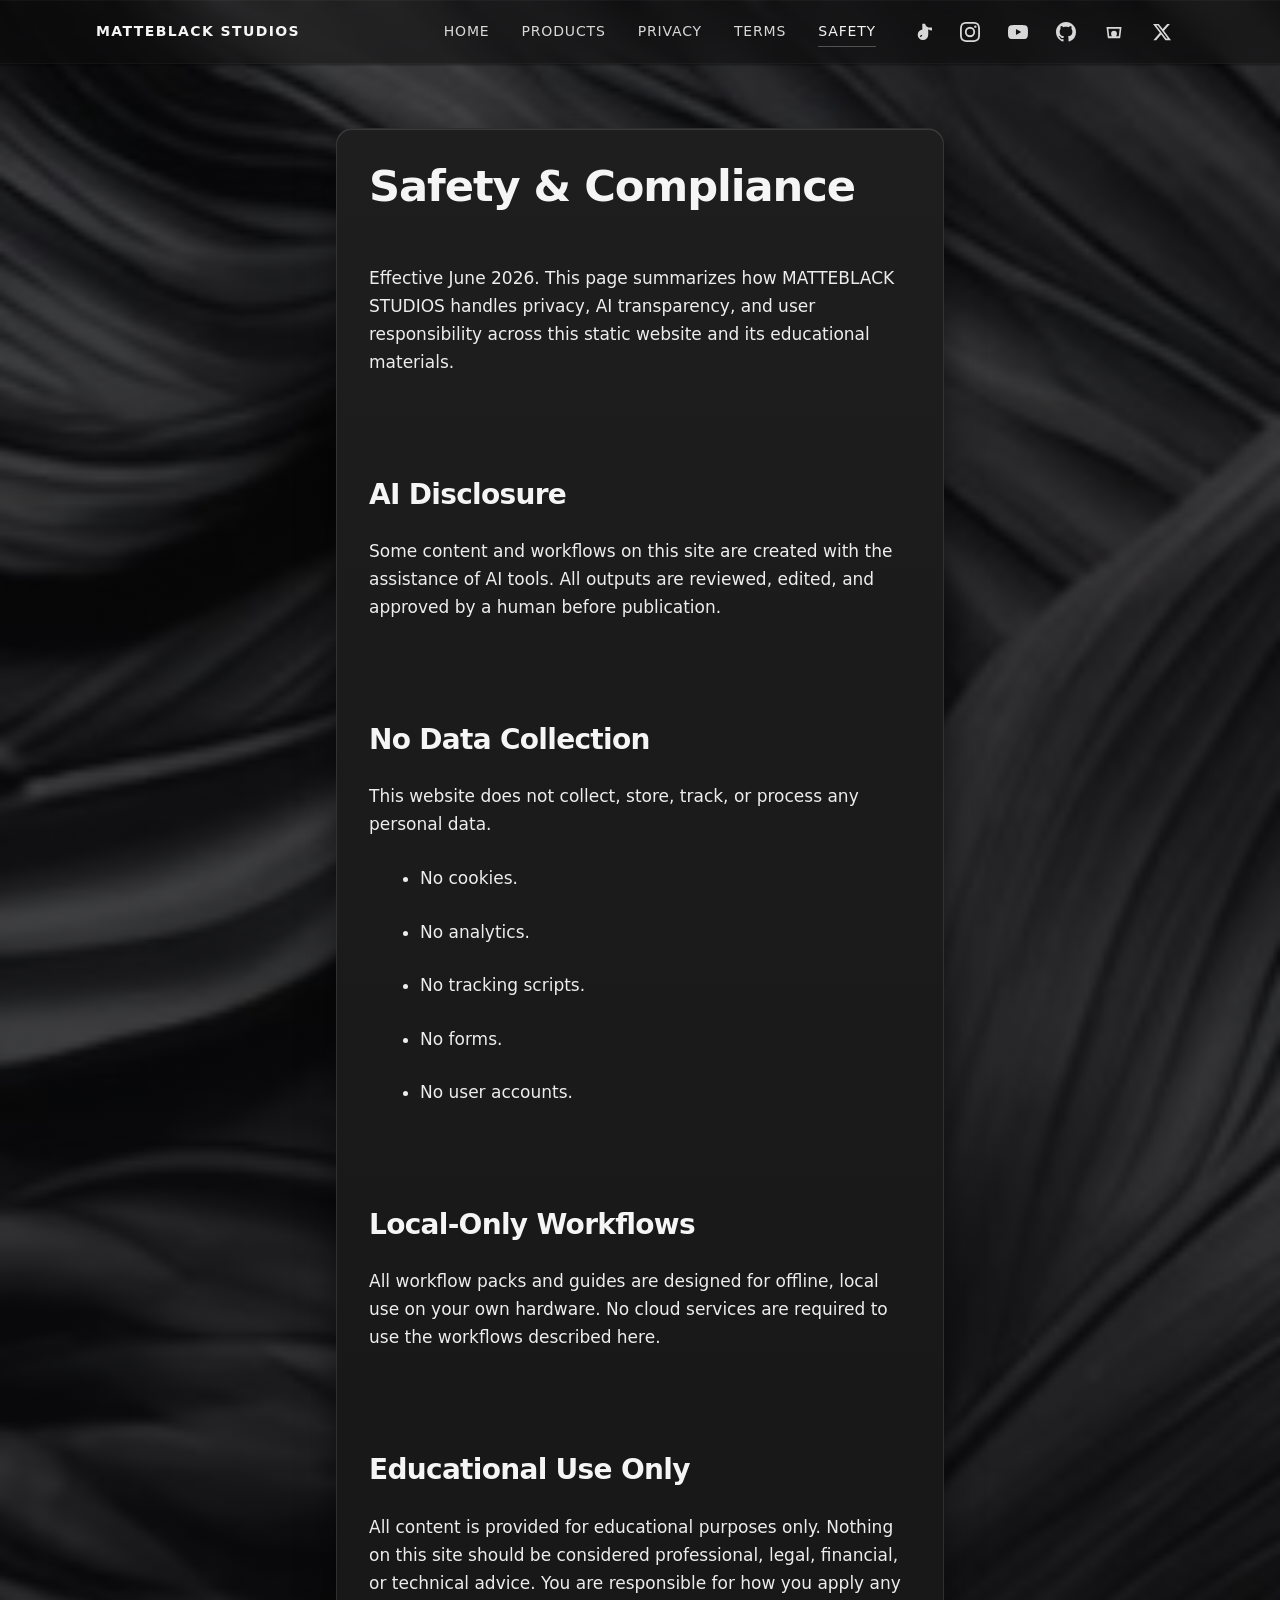
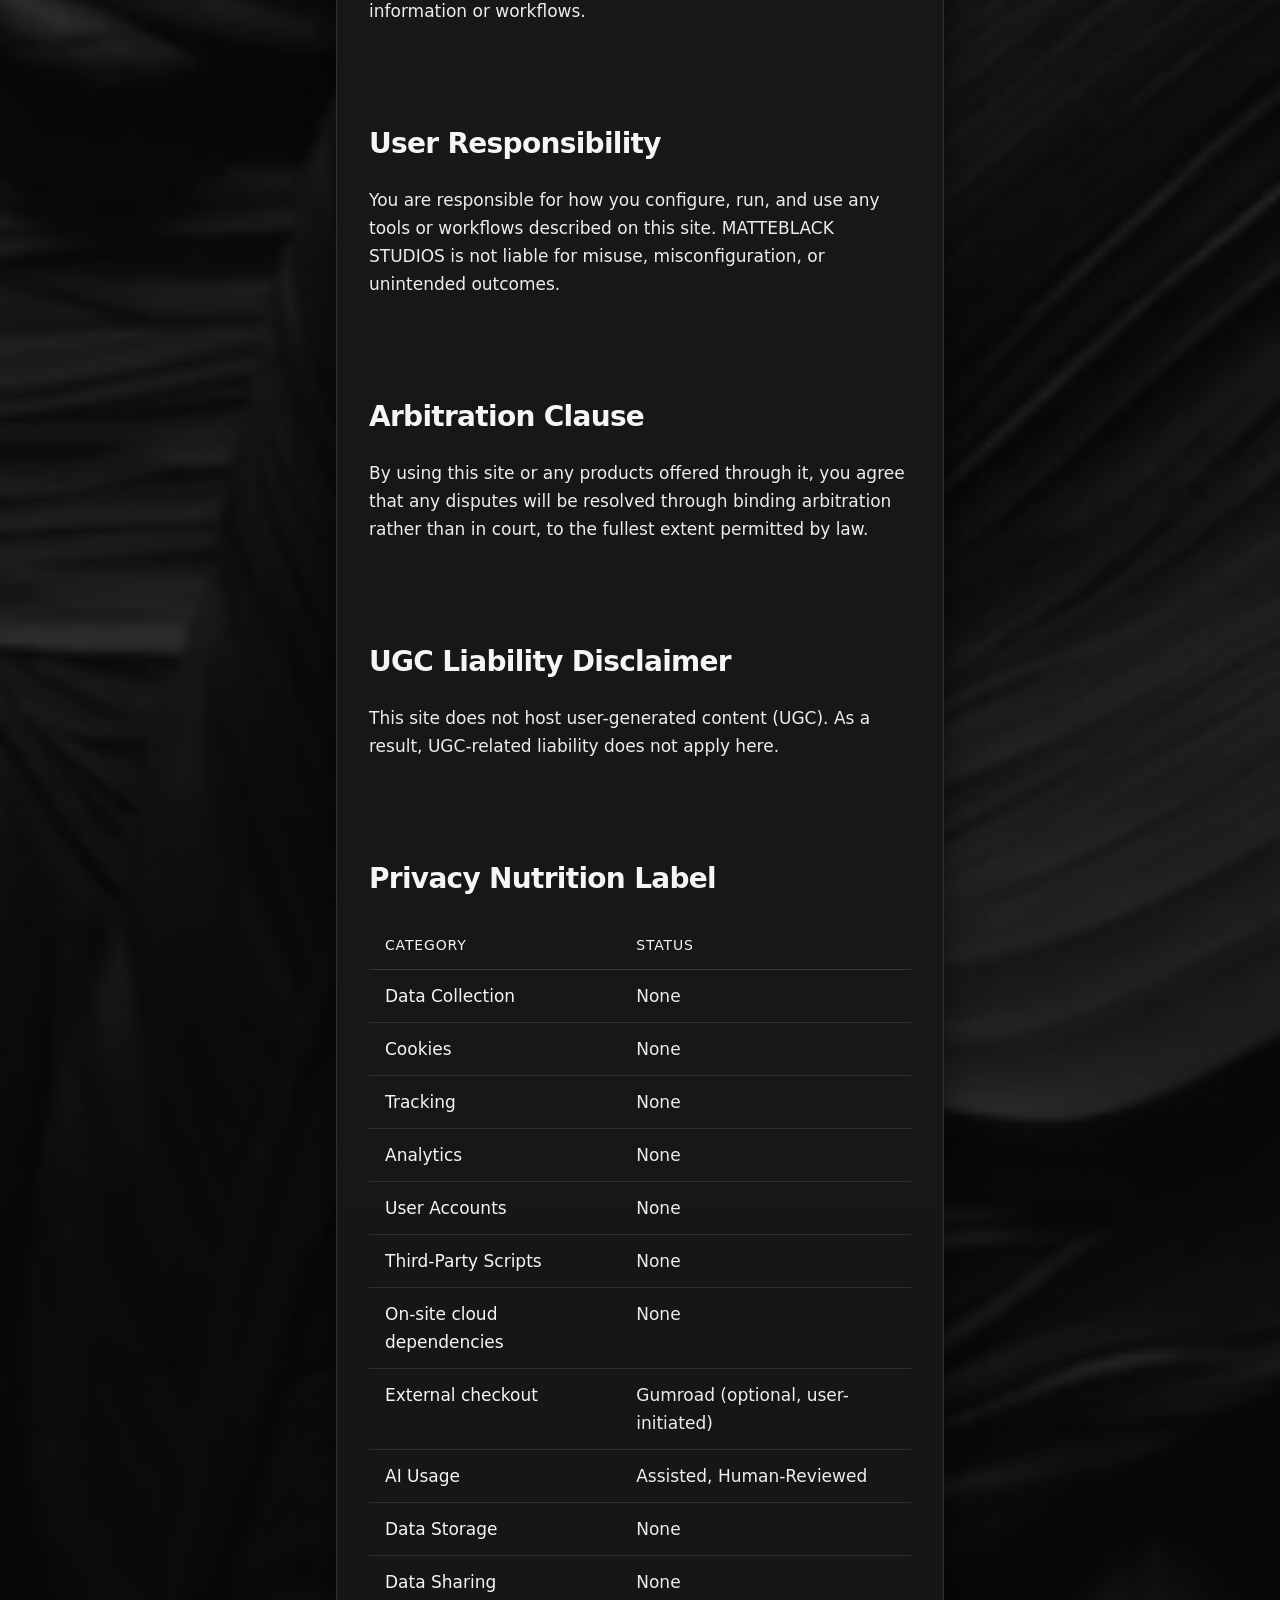
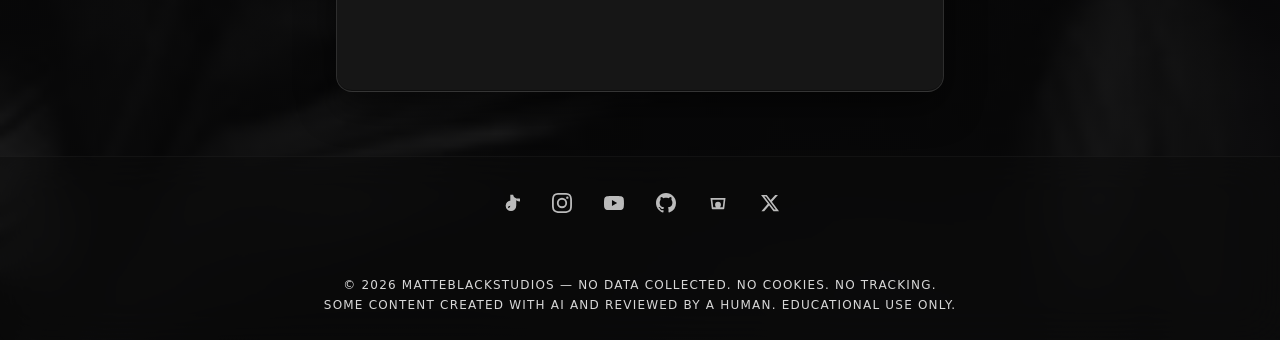
<file: safety.html>
<!DOCTYPE html>
<html lang="en">
<head>
  <meta charset="UTF-8" />
  <meta name="viewport" content="width=device-width, initial-scale=1" />
  <meta name="description" content="Safety and compliance disclosures for MATTEBLACK STUDIOS — AI transparency, no data collection, educational use only." />
  <title>Safety &amp; Compliance — MATTEBLACK STUDIOS</title>
  <link rel="stylesheet" href="/styles.css?v=8" />
</head>
<body>
  <a class="skip-link" href="#safety-title">Skip to main content</a>

  <header class="header">
    <div class="container">
      <div class="header__inner">
        <nav class="nav" aria-label="Primary">
          <a href="/index.html" class="logo" aria-label="MATTEBLACK STUDIOS home">Matteblack Studios</a>
          <button type="button" class="nav-toggle" aria-expanded="false" aria-controls="primary-nav" aria-haspopup="menu" aria-label="Open menu">
            <span class="nav-toggle__bar" aria-hidden="true"></span>
            <span class="nav-toggle__bar" aria-hidden="true"></span>
            <span class="nav-toggle__bar" aria-hidden="true"></span>
          </button>
          <ul class="nav-links" id="primary-nav">
            <li><a href="/index.html">Home</a></li>
            <li><a href="/PRODUCTS/index.html">Products</a></li>
            <li><a href="/privacy.html">Privacy</a></li>
            <li><a href="/terms.html">Terms</a></li>
            <li><a href="/safety.html" aria-current="page">Safety</a></li>
          </ul>
        </nav>
        <nav class="social-nav header__social" aria-label="Social media">
          <ul class="social-nav__list">
            <li><a class="social-nav__link" href="https://www.tiktok.com/@matteblackstudios1" target="_blank" rel="noopener noreferrer" aria-label="TikTok (opens in new tab)"><svg xmlns="http://www.w3.org/2000/svg" viewBox="0 0 24 24" fill="currentColor" aria-hidden="true" focusable="false"><path d="M19.59 6.69a4.83 4.83 0 0 1-3.77-4.25V2h-3.45v13.67a2.89 2.89 0 0 1-2.88 2.5 2.89 2.89 0 0 1 2.88-2.88c.28 0 .54.04.79.1V9.01a6.34 6.34 0 0 0-6.34 6.34 6.34 6.34 0 0 0 6.34 6.34 6.34 6.34 0 0 0 6.33-6.34V8.69a8.18 8.18 0 0 0 4.77 1.52V6.75a4.85 4.85 0 0 1-1-.06z"/></svg></a></li>
            <li><a class="social-nav__link" href="https://www.instagram.com/matteblackstudios1" target="_blank" rel="noopener noreferrer" aria-label="Instagram (opens in new tab)"><svg xmlns="http://www.w3.org/2000/svg" viewBox="0 0 24 24" fill="currentColor" aria-hidden="true" focusable="false"><path d="M12 2.163c3.204 0 3.584.012 4.85.07 3.252.148 4.771 1.691 4.919 4.919.058 1.265.069 1.645.069 4.849 0 3.205-.012 3.584-.069 4.849-.149 3.225-1.664 4.771-4.919 4.919-1.266.058-1.644.07-4.85.07-3.204 0-3.584-.012-4.849-.07-3.26-.149-4.771-1.699-4.919-4.92-.058-1.265-.07-1.644-.07-4.849 0-3.204.013-3.583.07-4.849.149-3.227 1.664-4.771 4.919-4.919 1.266-.057 1.645-.069 4.849-.069zM12 0C8.741 0 8.333.014 7.053.072 2.695.272.273 2.69.073 7.052.014 8.333 0 8.741 0 12c0 3.259.014 3.668.072 4.948.2 4.358 2.618 6.78 6.98 6.98 1.281.058 1.689.072 4.948.072 3.259 0 3.668-.014 4.948-.072 4.354-.2 6.782-2.618 6.979-6.98.059-1.28.073-1.689.073-4.948 0-3.259-.014-3.667-.072-4.947-.196-4.354-2.617-6.78-6.979-6.98C15.668.014 15.259 0 12 0zm0 5.838a6.162 6.162 0 1 0 0 12.324 6.162 6.162 0 0 0 0-12.324zM12 16a4 4 0 1 1 0-8 4 4 0 0 1 0 8zm6.406-11.845a1.44 1.44 0 1 0 0 2.881 1.44 1.44 0 0 0 0-2.881z"/></svg></a></li>
            <li><a class="social-nav__link" href="https://www.youtube.com/@Vibe_MonkeyAi" target="_blank" rel="noopener noreferrer" aria-label="YouTube (opens in new tab)"><svg xmlns="http://www.w3.org/2000/svg" viewBox="0 0 24 24" fill="currentColor" aria-hidden="true" focusable="false"><path d="M23.498 6.186a3.016 3.016 0 0 0-2.122-2.136C19.505 3.545 12 3.545 12 3.545s-7.505 0-9.377.505A3.017 3.017 0 0 0 .502 6.186C0 8.07 0 12 0 12s0 3.93.502 5.814a3.016 3.016 0 0 0 2.122 2.136c1.871.505 9.376.505 9.376.505s7.505 0 9.377-.505a3.015 3.015 0 0 0 2.122-2.136C24 15.93 24 12 24 12s0-3.93-.502-5.814zM9.545 15.568V8.432L15.818 12l-6.273 3.568z"/></svg></a></li>
            <li><a class="social-nav__link" href="https://github.com/Flakiopai" target="_blank" rel="noopener noreferrer" aria-label="GitHub (opens in new tab)"><svg xmlns="http://www.w3.org/2000/svg" viewBox="0 0 24 24" fill="currentColor" aria-hidden="true" focusable="false"><path d="M12 0C5.37 0 0 5.37 0 12c0 5.31 3.435 9.795 8.205 11.385.6.105.825-.255.825-.57 0-.285-.015-1.23-.015-2.235-3.015.555-3.795-.735-4.035-1.41-.135-.345-.72-1.41-1.23-1.695-.42-.225-1.02-.78-.015-.795.945-.015 1.62.87 1.845 1.23 1.08 1.815 2.805 1.305 3.495.99.105-.78.42-1.305.765-1.605-2.67-.3-5.46-1.335-5.46-5.925 0-1.305.465-2.385 1.23-3.225-.12-.3-.54-1.53.12-3.18 0 0 1.005-.315 3.3 1.23.96-.27 1.98-.405 3-.405s2.04.135 3 .405c2.295-1.56 3.3-1.23 3.3-1.23.66 1.65.24 2.88.12 3.18.765.84 1.23 1.905 1.23 3.225 0 4.605-2.805 5.625-5.475 5.925.435.375.81 1.095.81 2.22 0 1.605-.015 2.895-.015 3.3 0 .315.225.69.825.57A12.02 12.02 0 0 0 24 12c0-6.63-5.37-12-12-12z"/></svg></a></li>
            <li><a class="social-nav__link" href="https://matteblackstudios.gumroad.com" target="_blank" rel="noopener noreferrer" aria-label="Gumroad store (opens in new tab)"><svg xmlns="http://www.w3.org/2000/svg" viewBox="0 0 24 24" fill="currentColor" aria-hidden="true" focusable="false"><path d="M3 6h18l-1.5 12.5a1 1 0 0 1-1 .875H5.5a1 1 0 0 1-1-.875L3 6zm2.2 2 1.1 9h11.4l1.1-9H5.2zm6.8 2.5a3.5 3.5 0 1 1 0 7 3.5 3.5 0 0 1 0-7z"/></svg></a></li>
            <li><a class="social-nav__link" href="https://x.com/Vibe_MonkeyAi" target="_blank" rel="noopener noreferrer" aria-label="X, formerly Twitter (opens in new tab)"><svg xmlns="http://www.w3.org/2000/svg" viewBox="0 0 24 24" fill="currentColor" aria-hidden="true" focusable="false"><path d="M18.244 2.25h3.308l-7.227 8.26 8.502 11.24H16.17l-5.214-6.817L4.99 21.75H1.68l7.73-8.835L1.254 2.25H8.08l4.713 6.231zm-1.161 17.52h1.833L7.084 4.126H5.117z"/></svg></a></li>
          </ul>
        </nav>
      </div>
    </div>
  </header>

  <main id="main" class="legal">
    <div class="container container--narrow">
      <div class="legal__content">
        <h1 id="safety-title" class="legal__title skip-target" tabindex="-1">Safety &amp; Compliance</h1>
        <p class="legal__intro">Effective <time datetime="2026-06">June 2026</time>. This page summarizes how MATTEBLACK STUDIOS handles privacy, AI transparency, and user responsibility across this static website and its educational materials.</p>

        <section class="legal__section">
          <h2>AI Disclosure</h2>
          <p>Some content and workflows on this site are created with the assistance of AI tools. All outputs are reviewed, edited, and approved by a human before publication.</p>
        </section>

        <section class="legal__section">
          <h2>No Data Collection</h2>
          <p>This website does not collect, store, track, or process any personal data.</p>
          <ul>
            <li>No cookies.</li>
            <li>No analytics.</li>
            <li>No tracking scripts.</li>
            <li>No forms.</li>
            <li>No user accounts.</li>
          </ul>
        </section>

        <section class="legal__section">
          <h2>Local-Only Workflows</h2>
          <p>All workflow packs and guides are designed for offline, local use on your own hardware. No cloud services are required to use the workflows described here.</p>
        </section>

        <section class="legal__section">
          <h2>Educational Use Only</h2>
          <p>All content is provided for educational purposes only. Nothing on this site should be considered professional, legal, financial, or technical advice. You are responsible for how you apply any information or workflows.</p>
        </section>

        <section class="legal__section">
          <h2>User Responsibility</h2>
          <p>You are responsible for how you configure, run, and use any tools or workflows described on this site. MATTEBLACK STUDIOS is not liable for misuse, misconfiguration, or unintended outcomes.</p>
        </section>

        <section class="legal__section">
          <h2>Arbitration Clause</h2>
          <p>By using this site or any products offered through it, you agree that any disputes will be resolved through binding arbitration rather than in court, to the fullest extent permitted by law.</p>
        </section>

        <section class="legal__section">
          <h2>UGC Liability Disclaimer</h2>
          <p>This site does not host user-generated content (UGC). As a result, UGC-related liability does not apply here.</p>
        </section>

        <section class="legal__section">
          <h2>Privacy Nutrition Label</h2>
          <div class="privacy-label">
            <table>
              <caption class="visually-hidden">Privacy practices summary for MATTEBLACK STUDIOS</caption>
              <thead>
                <tr>
                  <th scope="col">Category</th>
                  <th scope="col">Status</th>
                </tr>
              </thead>
              <tbody>
                <tr>
                  <th scope="row">Data Collection</th>
                  <td>None</td>
                </tr>
                <tr>
                  <th scope="row">Cookies</th>
                  <td>None</td>
                </tr>
                <tr>
                  <th scope="row">Tracking</th>
                  <td>None</td>
                </tr>
                <tr>
                  <th scope="row">Analytics</th>
                  <td>None</td>
                </tr>
                <tr>
                  <th scope="row">User Accounts</th>
                  <td>None</td>
                </tr>
                <tr>
                  <th scope="row">Third-Party Scripts</th>
                  <td>None</td>
                </tr>
                <tr>
                  <th scope="row">On-site cloud dependencies</th>
                  <td>None</td>
                </tr>
                <tr>
                  <th scope="row">External checkout</th>
                  <td>Gumroad (optional, user-initiated)</td>
                </tr>
                <tr>
                  <th scope="row">AI Usage</th>
                  <td>Assisted, Human-Reviewed</td>
                </tr>
                <tr>
                  <th scope="row">Data Storage</th>
                  <td>None</td>
                </tr>
                <tr>
                  <th scope="row">Data Sharing</th>
                  <td>None</td>
                </tr>
              </tbody>
            </table>
          </div>
        </section>
      </div>
    </div>
  </main>

  <footer class="footer">
    <div class="container">
      <nav class="social-nav social-nav--footer" aria-label="Social media">
        <ul class="social-nav__list">
          <li><a class="social-nav__link" href="https://www.tiktok.com/@matteblackstudios1" target="_blank" rel="noopener noreferrer" aria-label="TikTok (opens in new tab)"><svg xmlns="http://www.w3.org/2000/svg" viewBox="0 0 24 24" fill="currentColor" aria-hidden="true" focusable="false"><path d="M19.59 6.69a4.83 4.83 0 0 1-3.77-4.25V2h-3.45v13.67a2.89 2.89 0 0 1-2.88 2.5 2.89 2.89 0 0 1 2.88-2.88c.28 0 .54.04.79.1V9.01a6.34 6.34 0 0 0-6.34 6.34 6.34 6.34 0 0 0 6.34 6.34 6.34 6.34 0 0 0 6.33-6.34V8.69a8.18 8.18 0 0 0 4.77 1.52V6.75a4.85 4.85 0 0 1-1-.06z"/></svg></a></li>
          <li><a class="social-nav__link" href="https://www.instagram.com/matteblackstudios1" target="_blank" rel="noopener noreferrer" aria-label="Instagram (opens in new tab)"><svg xmlns="http://www.w3.org/2000/svg" viewBox="0 0 24 24" fill="currentColor" aria-hidden="true" focusable="false"><path d="M12 2.163c3.204 0 3.584.012 4.85.07 3.252.148 4.771 1.691 4.919 4.919.058 1.265.069 1.645.069 4.849 0 3.205-.012 3.584-.069 4.849-.149 3.225-1.664 4.771-4.919 4.919-1.266.058-1.644.07-4.85.07-3.204 0-3.584-.012-4.849-.07-3.26-.149-4.771-1.699-4.919-4.92-.058-1.265-.07-1.644-.07-4.849 0-3.204.013-3.583.07-4.849.149-3.227 1.664-4.771 4.919-4.919 1.266-.057 1.645-.069 4.849-.069zM12 0C8.741 0 8.333.014 7.053.072 2.695.272.273 2.69.073 7.052.014 8.333 0 8.741 0 12c0 3.259.014 3.668.072 4.948.2 4.358 2.618 6.78 6.98 6.98 1.281.058 1.689.072 4.948.072 3.259 0 3.668-.014 4.948-.072 4.354-.2 6.782-2.618 6.979-6.98.059-1.28.073-1.689.073-4.948 0-3.259-.014-3.667-.072-4.947-.196-4.354-2.617-6.78-6.979-6.98C15.668.014 15.259 0 12 0zm0 5.838a6.162 6.162 0 1 0 0 12.324 6.162 6.162 0 0 0 0-12.324zM12 16a4 4 0 1 1 0-8 4 4 0 0 1 0 8zm6.406-11.845a1.44 1.44 0 1 0 0 2.881 1.44 1.44 0 0 0 0-2.881z"/></svg></a></li>
          <li><a class="social-nav__link" href="https://www.youtube.com/@Vibe_MonkeyAi" target="_blank" rel="noopener noreferrer" aria-label="YouTube (opens in new tab)"><svg xmlns="http://www.w3.org/2000/svg" viewBox="0 0 24 24" fill="currentColor" aria-hidden="true" focusable="false"><path d="M23.498 6.186a3.016 3.016 0 0 0-2.122-2.136C19.505 3.545 12 3.545 12 3.545s-7.505 0-9.377.505A3.017 3.017 0 0 0 .502 6.186C0 8.07 0 12 0 12s0 3.93.502 5.814a3.016 3.016 0 0 0 2.122 2.136c1.871.505 9.376.505 9.376.505s7.505 0 9.377-.505a3.015 3.015 0 0 0 2.122-2.136C24 15.93 24 12 24 12s0-3.93-.502-5.814zM9.545 15.568V8.432L15.818 12l-6.273 3.568z"/></svg></a></li>
          <li><a class="social-nav__link" href="https://github.com/Flakiopai" target="_blank" rel="noopener noreferrer" aria-label="GitHub (opens in new tab)"><svg xmlns="http://www.w3.org/2000/svg" viewBox="0 0 24 24" fill="currentColor" aria-hidden="true" focusable="false"><path d="M12 0C5.37 0 0 5.37 0 12c0 5.31 3.435 9.795 8.205 11.385.6.105.825-.255.825-.57 0-.285-.015-1.23-.015-2.235-3.015.555-3.795-.735-4.035-1.41-.135-.345-.72-1.41-1.23-1.695-.42-.225-1.02-.78-.015-.795.945-.015 1.62.87 1.845 1.23 1.08 1.815 2.805 1.305 3.495.99.105-.78.42-1.305.765-1.605-2.67-.3-5.46-1.335-5.46-5.925 0-1.305.465-2.385 1.23-3.225-.12-.3-.54-1.53.12-3.18 0 0 1.005-.315 3.3 1.23.96-.27 1.98-.405 3-.405s2.04.135 3 .405c2.295-1.56 3.3-1.23 3.3-1.23.66 1.65.24 2.88.12 3.18.765.84 1.23 1.905 1.23 3.225 0 4.605-2.805 5.625-5.475 5.925.435.375.81 1.095.81 2.22 0 1.605-.015 2.895-.015 3.3 0 .315.225.69.825.57A12.02 12.02 0 0 0 24 12c0-6.63-5.37-12-12-12z"/></svg></a></li>
          <li><a class="social-nav__link" href="https://matteblackstudios.gumroad.com" target="_blank" rel="noopener noreferrer" aria-label="Gumroad store (opens in new tab)"><svg xmlns="http://www.w3.org/2000/svg" viewBox="0 0 24 24" fill="currentColor" aria-hidden="true" focusable="false"><path d="M3 6h18l-1.5 12.5a1 1 0 0 1-1 .875H5.5a1 1 0 0 1-1-.875L3 6zm2.2 2 1.1 9h11.4l1.1-9H5.2zm6.8 2.5a3.5 3.5 0 1 1 0 7 3.5 3.5 0 0 1 0-7z"/></svg></a></li>
          <li><a class="social-nav__link" href="https://x.com/Vibe_MonkeyAi" target="_blank" rel="noopener noreferrer" aria-label="X, formerly Twitter (opens in new tab)"><svg xmlns="http://www.w3.org/2000/svg" viewBox="0 0 24 24" fill="currentColor" aria-hidden="true" focusable="false"><path d="M18.244 2.25h3.308l-7.227 8.26 8.502 11.24H16.17l-5.214-6.817L4.99 21.75H1.68l7.73-8.835L1.254 2.25H8.08l4.713 6.231zm-1.161 17.52h1.833L7.084 4.126H5.117z"/></svg></a></li>
        </ul>
      </nav>
      <p>&copy; <time datetime="2026">2026</time> MATTEBLACKSTUDIOS &mdash; No data collected. No cookies. No tracking. Some content created with AI and reviewed by a human. Educational use only.</p>
    </div>
  </footer>
  <script src="/reveal.js?v=8" defer></script>
</body>
</html>
</file>
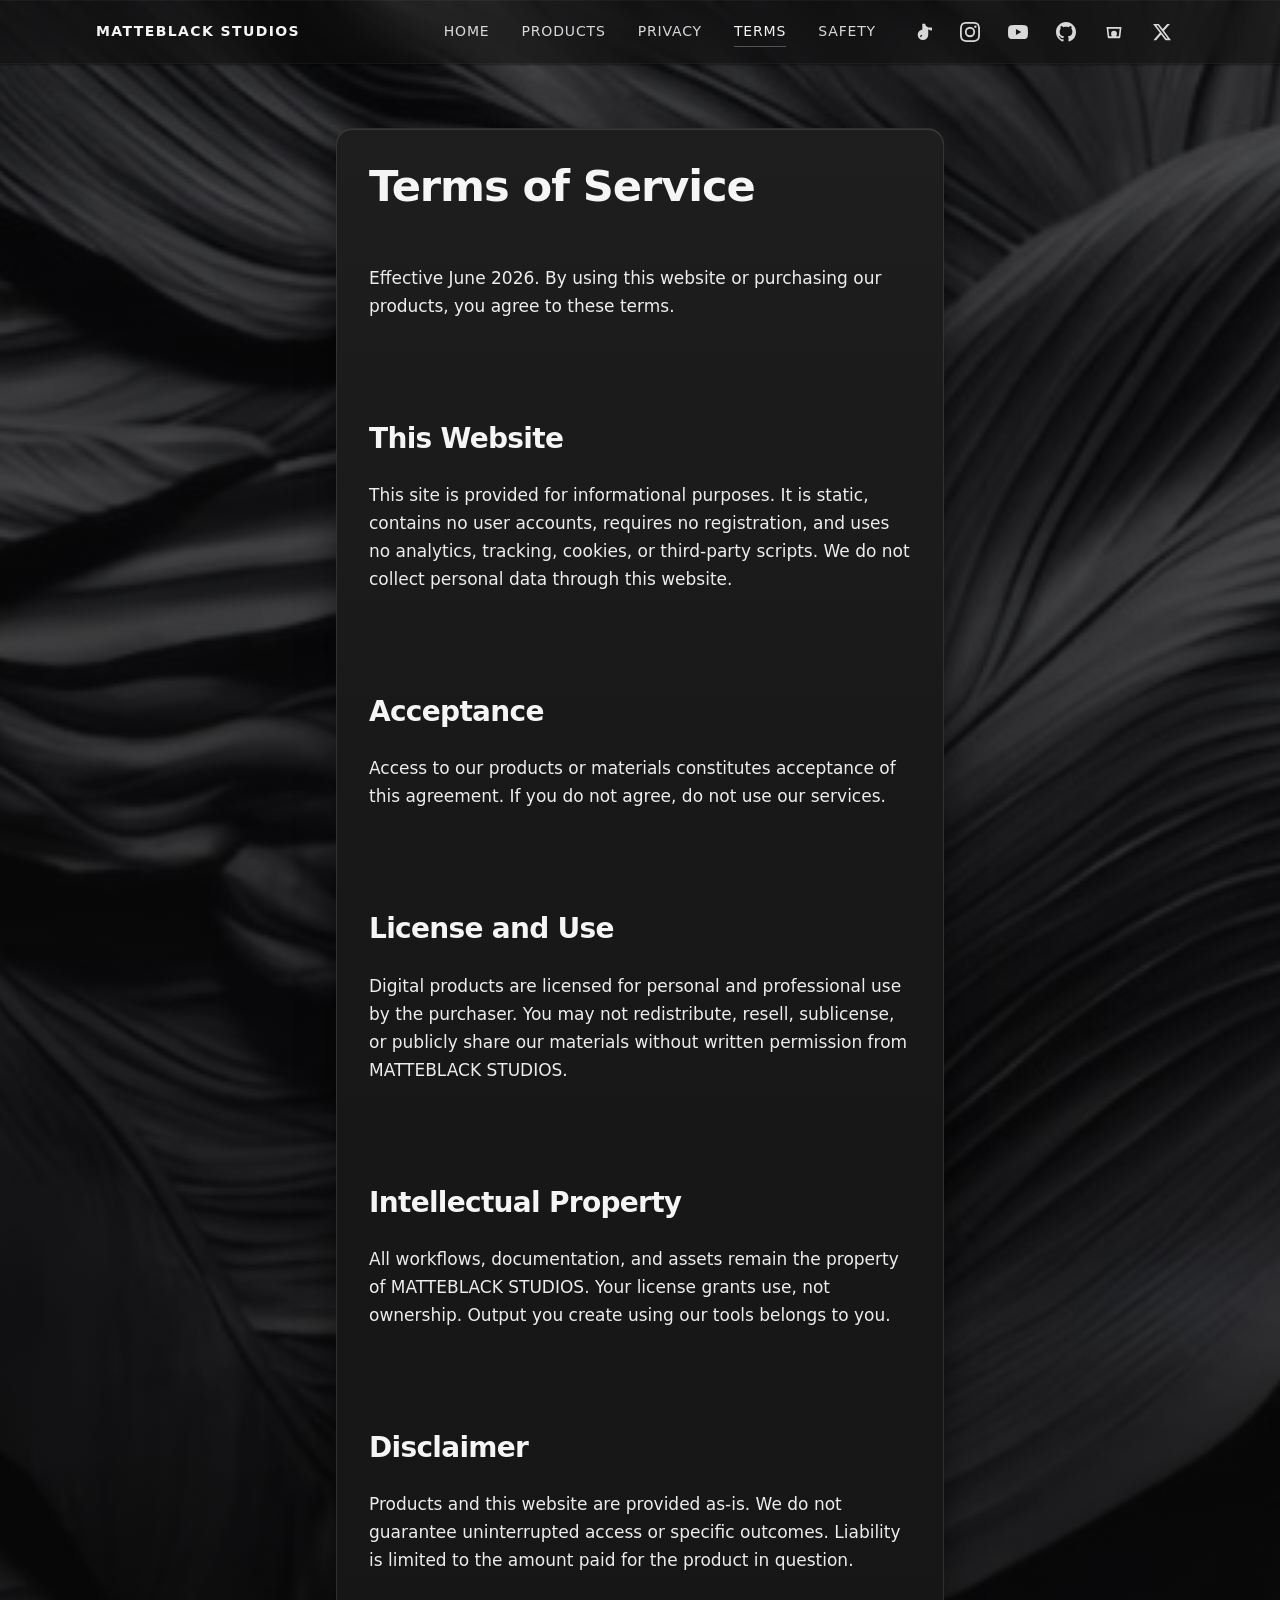
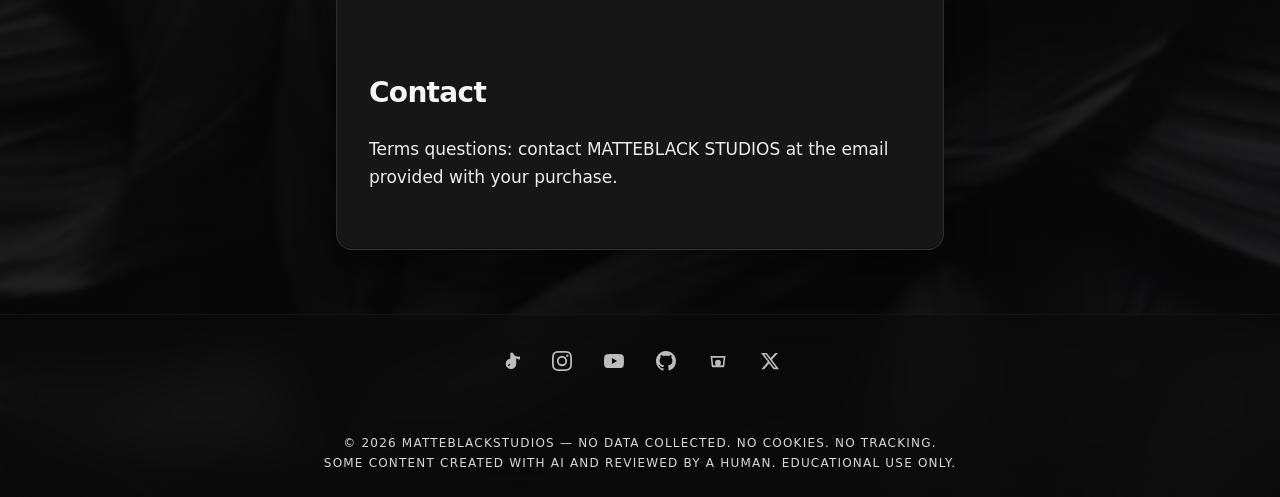
<file: terms.html>
<!DOCTYPE html>
<html lang="en">
<head>
  <meta charset="UTF-8" />
  <meta name="viewport" content="width=device-width, initial-scale=1" />
  <meta name="description" content="Terms of service for MATTEBLACK STUDIOS digital products and this static website." />
  <title>Terms of Service — MATTEBLACK STUDIOS</title>
  <link rel="stylesheet" href="/styles.css?v=8" />
</head>
<body>
  <a class="skip-link" href="#terms-title">Skip to main content</a>

  <header class="header">
    <div class="container">
      <div class="header__inner">
        <nav class="nav" aria-label="Primary">
          <a href="/index.html" class="logo" aria-label="MATTEBLACK STUDIOS home">Matteblack Studios</a>
          <button type="button" class="nav-toggle" aria-expanded="false" aria-controls="primary-nav" aria-haspopup="menu" aria-label="Open menu">
            <span class="nav-toggle__bar" aria-hidden="true"></span>
            <span class="nav-toggle__bar" aria-hidden="true"></span>
            <span class="nav-toggle__bar" aria-hidden="true"></span>
          </button>
          <ul class="nav-links" id="primary-nav">
            <li><a href="/index.html">Home</a></li>
            <li><a href="/PRODUCTS/index.html">Products</a></li>
            <li><a href="/privacy.html">Privacy</a></li>
            <li><a href="/terms.html" aria-current="page">Terms</a></li>
            <li><a href="/safety.html">Safety</a></li>
          </ul>
        </nav>
        <nav class="social-nav header__social" aria-label="Social media">
          <ul class="social-nav__list">
            <li><a class="social-nav__link" href="https://www.tiktok.com/@matteblackstudios1" target="_blank" rel="noopener noreferrer" aria-label="TikTok (opens in new tab)"><svg xmlns="http://www.w3.org/2000/svg" viewBox="0 0 24 24" fill="currentColor" aria-hidden="true" focusable="false"><path d="M19.59 6.69a4.83 4.83 0 0 1-3.77-4.25V2h-3.45v13.67a2.89 2.89 0 0 1-2.88 2.5 2.89 2.89 0 0 1 2.88-2.88c.28 0 .54.04.79.1V9.01a6.34 6.34 0 0 0-6.34 6.34 6.34 6.34 0 0 0 6.34 6.34 6.34 6.34 0 0 0 6.33-6.34V8.69a8.18 8.18 0 0 0 4.77 1.52V6.75a4.85 4.85 0 0 1-1-.06z"/></svg></a></li>
            <li><a class="social-nav__link" href="https://www.instagram.com/matteblackstudios1" target="_blank" rel="noopener noreferrer" aria-label="Instagram (opens in new tab)"><svg xmlns="http://www.w3.org/2000/svg" viewBox="0 0 24 24" fill="currentColor" aria-hidden="true" focusable="false"><path d="M12 2.163c3.204 0 3.584.012 4.85.07 3.252.148 4.771 1.691 4.919 4.919.058 1.265.069 1.645.069 4.849 0 3.205-.012 3.584-.069 4.849-.149 3.225-1.664 4.771-4.919 4.919-1.266.058-1.644.07-4.85.07-3.204 0-3.584-.012-4.849-.07-3.26-.149-4.771-1.699-4.919-4.92-.058-1.265-.07-1.644-.07-4.849 0-3.204.013-3.583.07-4.849.149-3.227 1.664-4.771 4.919-4.919 1.266-.057 1.645-.069 4.849-.069zM12 0C8.741 0 8.333.014 7.053.072 2.695.272.273 2.69.073 7.052.014 8.333 0 8.741 0 12c0 3.259.014 3.668.072 4.948.2 4.358 2.618 6.78 6.98 6.98 1.281.058 1.689.072 4.948.072 3.259 0 3.668-.014 4.948-.072 4.354-.2 6.782-2.618 6.979-6.98.059-1.28.073-1.689.073-4.948 0-3.259-.014-3.667-.072-4.947-.196-4.354-2.617-6.78-6.979-6.98C15.668.014 15.259 0 12 0zm0 5.838a6.162 6.162 0 1 0 0 12.324 6.162 6.162 0 0 0 0-12.324zM12 16a4 4 0 1 1 0-8 4 4 0 0 1 0 8zm6.406-11.845a1.44 1.44 0 1 0 0 2.881 1.44 1.44 0 0 0 0-2.881z"/></svg></a></li>
            <li><a class="social-nav__link" href="https://www.youtube.com/@Vibe_MonkeyAi" target="_blank" rel="noopener noreferrer" aria-label="YouTube (opens in new tab)"><svg xmlns="http://www.w3.org/2000/svg" viewBox="0 0 24 24" fill="currentColor" aria-hidden="true" focusable="false"><path d="M23.498 6.186a3.016 3.016 0 0 0-2.122-2.136C19.505 3.545 12 3.545 12 3.545s-7.505 0-9.377.505A3.017 3.017 0 0 0 .502 6.186C0 8.07 0 12 0 12s0 3.93.502 5.814a3.016 3.016 0 0 0 2.122 2.136c1.871.505 9.376.505 9.376.505s7.505 0 9.377-.505a3.015 3.015 0 0 0 2.122-2.136C24 15.93 24 12 24 12s0-3.93-.502-5.814zM9.545 15.568V8.432L15.818 12l-6.273 3.568z"/></svg></a></li>
            <li><a class="social-nav__link" href="https://github.com/Flakiopai" target="_blank" rel="noopener noreferrer" aria-label="GitHub (opens in new tab)"><svg xmlns="http://www.w3.org/2000/svg" viewBox="0 0 24 24" fill="currentColor" aria-hidden="true" focusable="false"><path d="M12 0C5.37 0 0 5.37 0 12c0 5.31 3.435 9.795 8.205 11.385.6.105.825-.255.825-.57 0-.285-.015-1.23-.015-2.235-3.015.555-3.795-.735-4.035-1.41-.135-.345-.72-1.41-1.23-1.695-.42-.225-1.02-.78-.015-.795.945-.015 1.62.87 1.845 1.23 1.08 1.815 2.805 1.305 3.495.99.105-.78.42-1.305.765-1.605-2.67-.3-5.46-1.335-5.46-5.925 0-1.305.465-2.385 1.23-3.225-.12-.3-.54-1.53.12-3.18 0 0 1.005-.315 3.3 1.23.96-.27 1.98-.405 3-.405s2.04.135 3 .405c2.295-1.56 3.3-1.23 3.3-1.23.66 1.65.24 2.88.12 3.18.765.84 1.23 1.905 1.23 3.225 0 4.605-2.805 5.625-5.475 5.925.435.375.81 1.095.81 2.22 0 1.605-.015 2.895-.015 3.3 0 .315.225.69.825.57A12.02 12.02 0 0 0 24 12c0-6.63-5.37-12-12-12z"/></svg></a></li>
            <li><a class="social-nav__link" href="https://matteblackstudios.gumroad.com" target="_blank" rel="noopener noreferrer" aria-label="Gumroad store (opens in new tab)"><svg xmlns="http://www.w3.org/2000/svg" viewBox="0 0 24 24" fill="currentColor" aria-hidden="true" focusable="false"><path d="M3 6h18l-1.5 12.5a1 1 0 0 1-1 .875H5.5a1 1 0 0 1-1-.875L3 6zm2.2 2 1.1 9h11.4l1.1-9H5.2zm6.8 2.5a3.5 3.5 0 1 1 0 7 3.5 3.5 0 0 1 0-7z"/></svg></a></li>
            <li><a class="social-nav__link" href="https://x.com/Vibe_MonkeyAi" target="_blank" rel="noopener noreferrer" aria-label="X, formerly Twitter (opens in new tab)"><svg xmlns="http://www.w3.org/2000/svg" viewBox="0 0 24 24" fill="currentColor" aria-hidden="true" focusable="false"><path d="M18.244 2.25h3.308l-7.227 8.26 8.502 11.24H16.17l-5.214-6.817L4.99 21.75H1.68l7.73-8.835L1.254 2.25H8.08l4.713 6.231zm-1.161 17.52h1.833L7.084 4.126H5.117z"/></svg></a></li>
          </ul>
        </nav>
      </div>
    </div>
  </header>

  <main id="main" class="legal">
    <div class="container container--narrow">
      <div class="legal__content">
        <h1 id="terms-title" class="legal__title skip-target" tabindex="-1">Terms of Service</h1>
        <p class="legal__intro">Effective <time datetime="2026-06">June 2026</time>. By using this website or purchasing our products, you agree to these terms.</p>

        <section class="legal__section">
          <h2>This Website</h2>
          <p>This site is provided for informational purposes. It is static, contains no user accounts, requires no registration, and uses no analytics, tracking, cookies, or third-party scripts. We do not collect personal data through this website.</p>
        </section>

        <section class="legal__section">
          <h2>Acceptance</h2>
          <p>Access to our products or materials constitutes acceptance of this agreement. If you do not agree, do not use our services.</p>
        </section>

        <section class="legal__section">
          <h2>License and Use</h2>
          <p>Digital products are licensed for personal and professional use by the purchaser. You may not redistribute, resell, sublicense, or publicly share our materials without written permission from MATTEBLACK STUDIOS.</p>
        </section>

        <section class="legal__section">
          <h2>Intellectual Property</h2>
          <p>All workflows, documentation, and assets remain the property of MATTEBLACK STUDIOS. Your license grants use, not ownership. Output you create using our tools belongs to you.</p>
        </section>

        <section class="legal__section">
          <h2>Disclaimer</h2>
          <p>Products and this website are provided as-is. We do not guarantee uninterrupted access or specific outcomes. Liability is limited to the amount paid for the product in question.</p>
        </section>

        <section class="legal__section">
          <h2>Contact</h2>
          <p>Terms questions: contact MATTEBLACK STUDIOS at the email provided with your purchase.</p>
        </section>
      </div>
    </div>
  </main>

  <footer class="footer">
    <div class="container">
      <nav class="social-nav social-nav--footer" aria-label="Social media">
        <ul class="social-nav__list">
          <li><a class="social-nav__link" href="https://www.tiktok.com/@matteblackstudios1" target="_blank" rel="noopener noreferrer" aria-label="TikTok (opens in new tab)"><svg xmlns="http://www.w3.org/2000/svg" viewBox="0 0 24 24" fill="currentColor" aria-hidden="true" focusable="false"><path d="M19.59 6.69a4.83 4.83 0 0 1-3.77-4.25V2h-3.45v13.67a2.89 2.89 0 0 1-2.88 2.5 2.89 2.89 0 0 1 2.88-2.88c.28 0 .54.04.79.1V9.01a6.34 6.34 0 0 0-6.34 6.34 6.34 6.34 0 0 0 6.34 6.34 6.34 6.34 0 0 0 6.33-6.34V8.69a8.18 8.18 0 0 0 4.77 1.52V6.75a4.85 4.85 0 0 1-1-.06z"/></svg></a></li>
          <li><a class="social-nav__link" href="https://www.instagram.com/matteblackstudios1" target="_blank" rel="noopener noreferrer" aria-label="Instagram (opens in new tab)"><svg xmlns="http://www.w3.org/2000/svg" viewBox="0 0 24 24" fill="currentColor" aria-hidden="true" focusable="false"><path d="M12 2.163c3.204 0 3.584.012 4.85.07 3.252.148 4.771 1.691 4.919 4.919.058 1.265.069 1.645.069 4.849 0 3.205-.012 3.584-.069 4.849-.149 3.225-1.664 4.771-4.919 4.919-1.266.058-1.644.07-4.85.07-3.204 0-3.584-.012-4.849-.07-3.26-.149-4.771-1.699-4.919-4.92-.058-1.265-.07-1.644-.07-4.849 0-3.204.013-3.583.07-4.849.149-3.227 1.664-4.771 4.919-4.919 1.266-.057 1.645-.069 4.849-.069zM12 0C8.741 0 8.333.014 7.053.072 2.695.272.273 2.69.073 7.052.014 8.333 0 8.741 0 12c0 3.259.014 3.668.072 4.948.2 4.358 2.618 6.78 6.98 6.98 1.281.058 1.689.072 4.948.072 3.259 0 3.668-.014 4.948-.072 4.354-.2 6.782-2.618 6.979-6.98.059-1.28.073-1.689.073-4.948 0-3.259-.014-3.667-.072-4.947-.196-4.354-2.617-6.78-6.979-6.98C15.668.014 15.259 0 12 0zm0 5.838a6.162 6.162 0 1 0 0 12.324 6.162 6.162 0 0 0 0-12.324zM12 16a4 4 0 1 1 0-8 4 4 0 0 1 0 8zm6.406-11.845a1.44 1.44 0 1 0 0 2.881 1.44 1.44 0 0 0 0-2.881z"/></svg></a></li>
          <li><a class="social-nav__link" href="https://www.youtube.com/@Vibe_MonkeyAi" target="_blank" rel="noopener noreferrer" aria-label="YouTube (opens in new tab)"><svg xmlns="http://www.w3.org/2000/svg" viewBox="0 0 24 24" fill="currentColor" aria-hidden="true" focusable="false"><path d="M23.498 6.186a3.016 3.016 0 0 0-2.122-2.136C19.505 3.545 12 3.545 12 3.545s-7.505 0-9.377.505A3.017 3.017 0 0 0 .502 6.186C0 8.07 0 12 0 12s0 3.93.502 5.814a3.016 3.016 0 0 0 2.122 2.136c1.871.505 9.376.505 9.376.505s7.505 0 9.377-.505a3.015 3.015 0 0 0 2.122-2.136C24 15.93 24 12 24 12s0-3.93-.502-5.814zM9.545 15.568V8.432L15.818 12l-6.273 3.568z"/></svg></a></li>
          <li><a class="social-nav__link" href="https://github.com/Flakiopai" target="_blank" rel="noopener noreferrer" aria-label="GitHub (opens in new tab)"><svg xmlns="http://www.w3.org/2000/svg" viewBox="0 0 24 24" fill="currentColor" aria-hidden="true" focusable="false"><path d="M12 0C5.37 0 0 5.37 0 12c0 5.31 3.435 9.795 8.205 11.385.6.105.825-.255.825-.57 0-.285-.015-1.23-.015-2.235-3.015.555-3.795-.735-4.035-1.41-.135-.345-.72-1.41-1.23-1.695-.42-.225-1.02-.78-.015-.795.945-.015 1.62.87 1.845 1.23 1.08 1.815 2.805 1.305 3.495.99.105-.78.42-1.305.765-1.605-2.67-.3-5.46-1.335-5.46-5.925 0-1.305.465-2.385 1.23-3.225-.12-.3-.54-1.53.12-3.18 0 0 1.005-.315 3.3 1.23.96-.27 1.98-.405 3-.405s2.04.135 3 .405c2.295-1.56 3.3-1.23 3.3-1.23.66 1.65.24 2.88.12 3.18.765.84 1.23 1.905 1.23 3.225 0 4.605-2.805 5.625-5.475 5.925.435.375.81 1.095.81 2.22 0 1.605-.015 2.895-.015 3.3 0 .315.225.69.825.57A12.02 12.02 0 0 0 24 12c0-6.63-5.37-12-12-12z"/></svg></a></li>
          <li><a class="social-nav__link" href="https://matteblackstudios.gumroad.com" target="_blank" rel="noopener noreferrer" aria-label="Gumroad store (opens in new tab)"><svg xmlns="http://www.w3.org/2000/svg" viewBox="0 0 24 24" fill="currentColor" aria-hidden="true" focusable="false"><path d="M3 6h18l-1.5 12.5a1 1 0 0 1-1 .875H5.5a1 1 0 0 1-1-.875L3 6zm2.2 2 1.1 9h11.4l1.1-9H5.2zm6.8 2.5a3.5 3.5 0 1 1 0 7 3.5 3.5 0 0 1 0-7z"/></svg></a></li>
          <li><a class="social-nav__link" href="https://x.com/Vibe_MonkeyAi" target="_blank" rel="noopener noreferrer" aria-label="X, formerly Twitter (opens in new tab)"><svg xmlns="http://www.w3.org/2000/svg" viewBox="0 0 24 24" fill="currentColor" aria-hidden="true" focusable="false"><path d="M18.244 2.25h3.308l-7.227 8.26 8.502 11.24H16.17l-5.214-6.817L4.99 21.75H1.68l7.73-8.835L1.254 2.25H8.08l4.713 6.231zm-1.161 17.52h1.833L7.084 4.126H5.117z"/></svg></a></li>
        </ul>
      </nav>
      <p>&copy; <time datetime="2026">2026</time> MATTEBLACKSTUDIOS &mdash; No data collected. No cookies. No tracking. Some content created with AI and reviewed by a human. Educational use only.</p>
    </div>
  </footer>
  <script src="/reveal.js?v=8" defer></script>
</body>
</html>
</file>
<file: styles.css>
/* ==========================================================================
   MATTEBLACK STUDIOS — Design System
   Premium matte-black · sovereign · art-directed · mobile-first
   ==========================================================================
 *
 * Architecture: base styles target mobile viewports. Progressive enhancement
 * uses only CSS width breakpoints at 768px and 1024px — no JS breakpoints,
 * no user-agent sniffing, no device detection.
 *
 * RECOMMENDED HOST-LEVEL SECURITY HEADERS (configure on your static host):
 *
 *   Content-Security-Policy:
 *     default-src 'none'; script-src 'self'; style-src 'self'; img-src 'self';
 *     font-src 'self'; connect-src 'none'; frame-ancestors 'none'; base-uri 'self';
 *     form-action 'none'; upgrade-insecure-requests
 *
 *   X-Frame-Options: DENY
 *     (redundant when frame-ancestors 'none' is set in CSP)
 *
 *   X-Content-Type-Options: nosniff
 *   Referrer-Policy: no-referrer
 *   Permissions-Policy: accelerometer=(), camera=(), geolocation=(), gyroscope=(),
 *     microphone=(), payment=(), usb=()
 *
 * ========================================================================== */

/* --------------------------------------------------------------------------
   Design Tokens
   -------------------------------------------------------------------------- */
:root {
  color-scheme: dark;

  /* Layered matte blacks — depth scale (950 → 600) */
  --black-950: #080808;
  --black-900: #0c0c0c;
  --black-850: #111111;
  --black-800: #161616;
  --black-750: #1c1c1c;
  --black-700: #222222;
  --black-650: #282828;
  --black-600: #303030;

  /* Semantic surfaces */
  --color-bg-base: var(--black-950);
  --color-bg-canvas: var(--black-900);
  --color-bg-raised: var(--black-850);
  --color-bg-surface: var(--black-800);
  --color-bg-elevated: var(--black-750);
  --color-bg-overlay: var(--black-700);
  --color-bg-muted: var(--black-650);
  --color-bg-hover: var(--black-600);

  /* Borders — luminance steps for elevation */
  --border-ghost: rgba(255, 255, 255, 0.035);
  --border-subtle: rgba(255, 255, 255, 0.065);
  --border-default: rgba(255, 255, 255, 0.1);
  --border-strong: rgba(255, 255, 255, 0.14);
  --border-highlight: rgba(255, 255, 255, 0.2);

  --color-border-subtle: var(--border-subtle);
  --color-border-default: var(--border-default);
  --color-border-strong: var(--border-strong);

  /* Text — WCAG AA on matte-black surfaces */
  --color-text-primary: #f5f5f5;
  --color-text-secondary: rgba(245, 245, 245, 0.88);
  --color-text-muted: rgba(245, 245, 245, 0.76);
  --color-text-inverse: var(--black-950);
  --color-accent: #d4d4d4;
  --color-accent-hover: #ffffff;
  --color-focus-ring: rgba(255, 255, 255, 0.92);
  --color-focus-glow: rgba(255, 255, 255, 0.14);

  /* Chrome & interactive overlays */
  --surface-chrome: rgba(12, 12, 12, 0.52);
  --surface-chrome-border: var(--border-ghost);
  --surface-interactive: rgba(34, 34, 34, 0.7);
  --surface-interactive-hover: rgba(48, 48, 48, 0.82);

  /* Brand gradients & depth */
  --gradient-brand: linear-gradient(165deg, rgba(255, 255, 255, 0.045) 0%, transparent 52%);
  --gradient-surface: linear-gradient(
    180deg,
    rgba(255, 255, 255, 0.035) 0%,
    rgba(255, 255, 255, 0.008) 42%,
    transparent 100%
  );
  --gradient-surface-deep: linear-gradient(
    180deg,
    transparent 0%,
    rgba(8, 8, 8, 0.35) 100%
  );
  --gradient-vignette: radial-gradient(
    ellipse 82% 68% at 50% 42%,
    transparent 38%,
    rgba(8, 8, 8, 0.5) 100%
  );
  --gradient-hero-glow: radial-gradient(
    ellipse 62% 42% at 50% 28%,
    rgba(255, 255, 255, 0.055) 0%,
    transparent 72%
  );

  /* Spacing scale — 4px base unit, mobile-first rhythm */
  --space-4: 0.25rem;   /*  4px */
  --space-8: 0.5rem;    /*  8px */
  --space-12: 0.75rem;  /* 12px */
  --space-16: 1rem;     /* 16px */
  --space-24: 1.5rem;   /* 24px */
  --space-32: 2rem;     /* 32px */
  --space-48: 3rem;     /* 48px */
  --space-64: 4rem;     /* 64px */

  /* Typography — mobile base sizes; desktop overrides at 768px+ */
  --font-sans: -apple-system, BlinkMacSystemFont, "SF Pro Display", "SF Pro Text", "Segoe UI", system-ui, sans-serif;
  --font-weight-regular: 400;
  --font-weight-medium: 500;
  --font-weight-semibold: 600;

  --text-body: clamp(1.0625rem, 2.5vw, 1.125rem);
  --line-height-body: 1.5;
  --baseline: calc(var(--text-body) * var(--line-height-body));

  --text-display: clamp(1.875rem, 6vw, 2.5rem);
  --text-h1: clamp(1.625rem, 5vw, 2.25rem);
  --text-h2: clamp(1.25rem, 4vw, 1.625rem);
  --text-h3: clamp(1.0625rem, 3.5vw, 1.25rem);
  --text-body-lg: clamp(1.0625rem, 1rem + 0.3vw, 1.1875rem);
  --text-small: clamp(0.8125rem, 0.78rem + 0.18vw, 0.875rem);
  --text-label: clamp(0.75rem, 0.72rem + 0.15vw, 0.8125rem);
  --text-caption: clamp(0.6875rem, 0.66rem + 0.14vw, 0.75rem);

  --leading-display: 1.1;
  --leading-heading: 1.2;
  --leading-subheading: 1.3;
  --leading-body: 1.5;
  --leading-prose: 1.65;
  --leading-label: 1.4;

  --tracking-display: -0.035em;
  --tracking-heading: -0.025em;
  --tracking-subheading: -0.015em;
  --tracking-body: 0;
  --tracking-label: 0.06em;
  --tracking-caps: 0.1em;

  /* Vertical rhythm — baseline multiples */
  --rhythm-1: var(--baseline);
  --rhythm-2: calc(var(--baseline) * 2);
  --rhythm-3: calc(var(--baseline) * 3);
  --rhythm-4: calc(var(--baseline) * 4);

  /* Layout — mobile defaults; widened at breakpoints */
  --grid-columns: 12;
  --container-max: 72rem;
  --container-narrow: 42rem;
  --hero-max-width: 50rem;
  --container-padding: var(--space-16);
  --section-padding: var(--space-32);
  --header-height: 4rem;

  /* Radii — unified */
  --radius-sm: 0.5rem;
  --radius-md: 0.75rem;
  --radius-lg: 1rem;

  /* Motion — micro-interactions */
  --ease-premium: cubic-bezier(0.22, 1, 0.36, 1);
  --ease-soft: cubic-bezier(0.33, 1, 0.68, 1);
  --duration-micro: 150ms;
  --duration-base: 200ms;
  --duration-enter: 250ms;
  --page-fade-duration: 280ms;
  --page-fade-delay: 60ms;
  --page-fade-delay-header: 50ms;
  --page-fade-delay-main: 110ms;
  --page-fade-delay-footer: 170ms;
  --lift-hover: -3px;
  --lift-sm: -2px;
  --lift-xs: -1px;
  --press-sm: 1px;
  --transition-interactive:
    transform var(--duration-micro) var(--ease-premium),
    opacity var(--duration-base) var(--ease-soft),
    color var(--duration-base) var(--ease-soft),
    background var(--duration-base) var(--ease-soft),
    border-color var(--duration-base) var(--ease-soft),
    box-shadow var(--duration-base) var(--ease-soft);

  /* Shadows — stacked matte depth */
  --shadow-sm:
    0 1px 2px rgba(0, 0, 0, 0.42),
    inset 0 1px 0 var(--border-ghost);
  --shadow-md:
    0 6px 20px rgba(0, 0, 0, 0.48),
    0 1px 0 var(--border-ghost);
  --shadow-lg:
    0 14px 36px rgba(0, 0, 0, 0.52),
    inset 0 1px 0 var(--border-subtle);
  --shadow-inset-deep: inset 0 1px 0 var(--border-subtle), inset 0 -1px 0 rgba(0, 0, 0, 0.35);

  /* Frosted glass — mapped to black layers */
  --glass-bg: rgba(22, 22, 22, 0.58);
  --glass-bg-strong: rgba(28, 28, 28, 0.68);
  --glass-border: var(--border-default);
  --glass-border-soft: var(--border-subtle);
  --glass-blur: 20px;
  --glass-text: #f5f5f5;
  --glass-text-soft: rgba(255, 255, 255, 0.92);
  --glass-highlight: var(--border-highlight);

  --bg-image: url("assets/hero-bg.png");
  --bg-scrim: linear-gradient(
    180deg,
    rgba(8, 8, 8, 0.52) 0%,
    rgba(8, 8, 8, 0.66) 48%,
    rgba(8, 8, 8, 0.76) 100%
  );
  --parallax-depth: -1px;
  --parallax-scale: 1.12;

  /* Ambient background motion */
  --ambient-duration: 96s;
  --ambient-duration-glow: 72s;
  --ambient-ease: ease-in-out;
}

/* --------------------------------------------------------------------------
   Reset & Base
   Instagram in-app browser hardening: overflow-x hidden, min-width/height 0
   on all elements prevents flex/grid children from forcing horizontal scroll.
   -------------------------------------------------------------------------- */
*,
*::before,
*::after {
  margin: 0;
  padding: 0;
  box-sizing: border-box;
  min-width: 0;
  min-height: 0;
}

html {
  scroll-behavior: smooth;
  -webkit-font-smoothing: antialiased;
  -moz-osx-font-smoothing: grayscale;
  text-rendering: optimizeLegibility;
  overflow-x: hidden;
  -webkit-text-size-adjust: 100%;
  text-size-adjust: 100%;
}

html,
body {
  overflow-x: hidden;
}

@media (prefers-reduced-motion: reduce) {
  html {
    scroll-behavior: auto;
  }

  *,
  *::before,
  *::after {
    animation: none !important;
    transition: none !important;
  }
}

body {
  position: relative;
  min-height: 100dvh;
  min-height: -webkit-fill-available;
  display: flex;
  flex-direction: column;
  overflow-x: hidden;
  overflow-wrap: break-word;
  word-wrap: break-word;
  background-color: var(--black-950);
  background-image: var(--bg-scrim), var(--bg-image);
  background-size: cover;
  background-position: center;
  background-repeat: no-repeat;
  background-attachment: scroll;
  image-rendering: auto;
  color: var(--color-text-primary);
  font-family: var(--font-sans);
  font-size: var(--text-body);
  font-weight: var(--font-weight-regular);
  line-height: var(--leading-body);
  font-feature-settings: "kern" 1, "liga" 1;
}

/* Skip link — visible on keyboard focus */
.skip-link {
  position: absolute;
  top: var(--space-8);
  left: var(--space-16);
  z-index: 200;
  padding: var(--space-8) var(--space-16);
  font-size: var(--text-small);
  font-weight: var(--font-weight-medium);
  letter-spacing: var(--tracking-label);
  text-transform: uppercase;
  color: var(--color-text-primary);
  background-color: var(--color-bg-elevated);
  border: 1px solid var(--border-strong);
  border-radius: var(--radius-sm);
  box-shadow: var(--shadow-md);
  clip: rect(0 0 0 0);
  clip-path: inset(50%);
  overflow: hidden;
  white-space: nowrap;
}

.skip-link:focus {
  clip: auto;
  clip-path: none;
  overflow: visible;
  outline: 2px solid var(--color-focus-ring);
  outline-offset: 3px;
  box-shadow: var(--shadow-md), 0 0 0 4px var(--color-focus-glow);
}

.skip-link:focus-visible {
  outline: 2px solid var(--color-focus-ring);
  outline-offset: 3px;
  box-shadow: var(--shadow-md), 0 0 0 4px var(--color-focus-glow);
}

/* Ambient drift on pages with a full-page background image */
@media (prefers-reduced-motion: no-preference) {
  body:not(:has(.hero__parallax)) {
    animation: ambient-bg-drift var(--ambient-duration) var(--ambient-ease) infinite alternate;
  }
}

@keyframes ambient-bg-drift {
  0%,
  100% {
    background-position: 50% 50%;
  }
  33% {
    background-position: 50.4% 49.6%;
  }
  66% {
    background-position: 49.6% 50.4%;
  }
}

@keyframes ambient-glow {
  0%,
  100% {
    opacity: 1;
  }
  50% {
    opacity: 0.88;
  }
}

/* Home hero owns the background image when parallax layer is present */
body:has(.hero__parallax) {
  background-image: var(--bg-scrim);
}

/* --------------------------------------------------------------------------
   Page transitions — CSS-only opacity fades (motion-safe)
   -------------------------------------------------------------------------- */
@media (prefers-reduced-motion: no-preference) {
  @view-transition {
    navigation: auto;
  }

  ::view-transition-old(root) {
    animation: page-exit var(--page-fade-duration) var(--ease-soft) both;
    will-change: opacity;
  }

  ::view-transition-new(root) {
    animation: page-enter var(--page-fade-duration) var(--ease-premium) both;
    animation-delay: var(--page-fade-delay);
    will-change: opacity;
  }
}

@keyframes page-enter {
  from {
    opacity: 0;
  }
  to {
    opacity: 1;
  }
}

@keyframes page-exit {
  from {
    opacity: 1;
  }
  to {
    opacity: 0;
  }
}

/* Staggered enter on load — opacity + transition-delay */
@media (prefers-reduced-motion: no-preference) {
  @starting-style {
    .header,
    main:not(.legal),
    .footer {
      opacity: 0;
    }
  }

  .header,
  main:not(.legal),
  .footer {
    transition: opacity var(--page-fade-duration) var(--ease-premium);
    will-change: opacity;
  }

  main.legal,
  main.legal .legal__content {
    opacity: 1;
    transition: none;
    will-change: auto;
  }

  .header {
    transition-delay: var(--page-fade-delay-header);
  }

  main {
    transition-delay: var(--page-fade-delay-main);
  }

  .footer {
    transition-delay: var(--page-fade-delay-footer);
  }
}

.header,
main,
.footer {
  opacity: 1;
}

/* --------------------------------------------------------------------------
   Scroll-triggered reveals (IntersectionObserver + .is-visible)
   -------------------------------------------------------------------------- */
.reveal {
  transition:
    opacity var(--duration-enter) var(--ease-premium),
    transform var(--duration-enter) var(--ease-premium);
  transition-delay: var(--reveal-delay, 0ms);
  will-change: transform, opacity;
}

html.js .reveal:not(.is-visible) {
  opacity: 0;
  transform: translateY(10px);
}

/* Legal copy must stay visible and readable to screen readers at all times */
.legal .legal__content,
html.js .legal .legal__content.reveal,
html.js .legal .legal__content.reveal:not(.is-visible) {
  opacity: 1 !important;
  transform: none !important;
  will-change: auto;
}

.reveal.is-visible {
  opacity: 1;
  transform: translateY(0);
}

@media (prefers-reduced-motion: reduce) {
  .reveal,
  .reveal:not(.is-visible) {
    opacity: 1;
    transform: none;
    transition: none;
    will-change: auto;
  }

  .header,
  main,
  .footer {
    will-change: auto;
  }
}

img,
svg,
video {
  display: block;
  max-width: 100%;
  height: auto;
}

img {
  object-fit: cover;
}

a {
  color: inherit;
  text-decoration: none;
  -webkit-tap-highlight-color: rgba(255, 255, 255, 0.1);
}

button {
  -webkit-tap-highlight-color: rgba(255, 255, 255, 0.1);
}

:focus-visible {
  outline: 2px solid var(--color-focus-ring);
  outline-offset: 3px;
  box-shadow: 0 0 0 4px var(--color-focus-glow);
}

/* Fallback for browsers without :focus-visible */
:focus:not(:focus-visible) {
  outline: none;
  box-shadow: none;
}

a:focus-visible,
button:focus-visible {
  border-radius: var(--radius-sm);
}

/* --------------------------------------------------------------------------
   Typography
   -------------------------------------------------------------------------- */
h1,
h2,
h3,
h4,
h5,
h6 {
  font-weight: var(--font-weight-semibold);
  text-wrap: balance;
}

h1 { font-size: var(--text-h1); line-height: var(--leading-heading); letter-spacing: var(--tracking-heading); }
h2 { font-size: var(--text-h2); line-height: var(--leading-heading); letter-spacing: var(--tracking-heading); }
h3 { font-size: var(--text-h3); line-height: var(--leading-subheading); letter-spacing: var(--tracking-subheading); }

p {
  max-width: 65ch;
  line-height: var(--leading-prose);
}

p + p {
  margin-top: var(--rhythm-1);
}

/* --------------------------------------------------------------------------
   Shared surfaces & glass
   -------------------------------------------------------------------------- */
.glass-panel {
  background: var(--glass-bg);
  background-image: var(--gradient-surface);
  backdrop-filter: blur(var(--glass-blur)) saturate(1.06);
  -webkit-backdrop-filter: blur(var(--glass-blur)) saturate(1.06);
  border: 1px solid var(--glass-border);
  border-radius: var(--radius-lg);
  box-shadow: var(--shadow-lg), var(--shadow-inset-deep);
  transition:
    transform var(--duration-base) var(--ease-premium),
    border-color var(--duration-base) var(--ease-premium),
    box-shadow var(--duration-base) var(--ease-premium);
}

.glass-text {
  color: var(--glass-text);
  text-shadow:
    0 1px 2px rgba(0, 0, 0, 0.4),
    0 0 20px rgba(255, 255, 255, 0.1);
}

.glass-text--liquid {
  color: var(--glass-text);
  background: linear-gradient(
    145deg,
    #ffffff 0%,
    #f0f0f0 48%,
    #ffffff 100%
  );
  -webkit-background-clip: text;
  background-clip: text;
  -webkit-text-fill-color: transparent;
  filter:
    drop-shadow(0 1px 2px rgba(0, 0, 0, 0.45))
    drop-shadow(0 0 12px rgba(255, 255, 255, 0.16));
}

@supports not ((-webkit-background-clip: text) or (background-clip: text)) {
  .glass-text--liquid {
    -webkit-text-fill-color: currentColor;
    background: none;
    filter: none;
  }
}

@media (prefers-contrast: more) {
  .glass-text--liquid {
    -webkit-text-fill-color: currentColor;
    color: var(--glass-text);
    background: none;
    filter: none;
  }
}

/* --------------------------------------------------------------------------
   Layout — mobile-first grid; columns expand at 768px+
   -------------------------------------------------------------------------- */
.container {
  width: 100%;
  max-width: var(--container-max);
  margin-inline: auto;
  padding-inline: var(--container-padding);
}

.container--narrow {
  max-width: var(--container-narrow);
}

.grid {
  display: grid;
  grid-template-columns: repeat(var(--grid-columns), minmax(0, 1fr));
  gap: var(--space-24);
}

.col-span-12 { grid-column: span 12; }
.col-span-10,
.col-span-8,
.col-span-6,
.col-span-4 {
  grid-column: span 12;
}
.col-start-2,
.col-start-3 {
  grid-column-start: 1;
}

@media (min-width: 768px) {
  :root {
    --container-padding: var(--space-24);
    --section-padding: var(--space-64);

    /* Desktop typography scale — clamp() smooths between breakpoints */
    --text-body: clamp(1rem, 0.94rem + 0.28vw, 1.0625rem);
    --text-display: clamp(2rem, 1.45rem + 2.2vw, 3.25rem);
    --text-h1: clamp(1.875rem, 1.5rem + 1.5vw, 2.75rem);
    --text-h2: clamp(1.375rem, 1.15rem + 0.85vw, 1.75rem);
    --text-h3: clamp(1.125rem, 1.05rem + 0.4vw, 1.3125rem);
  }

  .col-span-10 { grid-column: span 10; }
  .col-span-8  { grid-column: span 8; }
  .col-span-6  { grid-column: span 6; }
  .col-span-4  { grid-column: span 4; }
  .col-start-2 { grid-column-start: 2; }
  .col-start-3 { grid-column-start: 3; }
}

@media (min-width: 1024px) {
  :root {
    --container-padding: var(--space-32);
  }
}

/* --------------------------------------------------------------------------
   Header & Navigation — mobile: collapsible menu; desktop: inline links
   -------------------------------------------------------------------------- */
.header {
  position: sticky;
  top: 0;
  z-index: 100;
  height: auto;
  border-bottom: 1px solid var(--surface-chrome-border);
  background: var(--surface-chrome);
  backdrop-filter: blur(var(--glass-blur)) saturate(1.04);
  -webkit-backdrop-filter: blur(var(--glass-blur)) saturate(1.04);
  box-shadow: var(--shadow-sm);
}

.header__inner {
  display: flex;
  flex-direction: column;
  align-items: stretch;
  gap: var(--space-8);
}

.nav {
  display: flex;
  flex-wrap: wrap;
  align-items: center;
  justify-content: space-between;
  width: 100%;
  min-height: var(--header-height);
  gap: var(--space-8);
}

.header__social {
  flex: 0 0 auto;
  width: 100%;
}

.header__social .social-nav__list {
  justify-content: center;
  gap: var(--space-4);
}

.logo {
  flex: 1 1 auto;
  min-width: 0;
  display: inline-flex;
  align-items: center;
  min-height: 3rem;
  max-width: calc(100% - 3.5rem);
  font-size: var(--text-small);
  font-weight: var(--font-weight-semibold);
  line-height: var(--leading-label);
  letter-spacing: var(--tracking-caps);
  text-transform: uppercase;
  color: var(--glass-text);
  opacity: 1;
  transform: translateY(0);
  transition: var(--transition-interactive);
}

.logo:hover {
  color: var(--color-accent-hover);
  transform: translateY(var(--lift-xs));
}

.logo:active {
  transform: translateY(0);
  opacity: 0.82;
}

.nav-links {
  display: none;
  width: 100%;
  flex: 1 1 100%;
  flex-direction: column;
  align-items: stretch;
  gap: var(--space-4);
  padding-block: var(--space-16);
  margin-top: 0;
  border-top: 1px solid var(--border-subtle);
  list-style: none;
}

.nav.is-open .nav-links {
  display: flex;
}

html:not(.js) .nav-links {
  display: flex;
}

html:not(.js) .nav-toggle {
  display: none;
}

html:not(.js) #primary-nav {
  display: flex;
}

.nav-links li {
  display: flex;
  width: 100%;
}

.nav-links a {
  position: relative;
  display: flex;
  align-items: center;
  width: 100%;
  min-height: 3rem;
  padding: var(--space-8) var(--space-16);
  font-size: var(--text-small);
  font-weight: var(--font-weight-medium);
  line-height: var(--leading-label);
  letter-spacing: var(--tracking-label);
  text-transform: uppercase;
  color: var(--color-text-secondary);
  transform: translateY(0);
  transition: var(--transition-interactive);
}

.nav-links a::after {
  content: "";
  position: absolute;
  left: var(--space-16);
  right: var(--space-16);
  bottom: 0.2rem;
  height: 1px;
  background: currentColor;
  opacity: 0;
  transform: scaleX(0.5);
  transition:
    opacity var(--duration-base) var(--ease-soft),
    transform var(--duration-base) var(--ease-premium);
}

.nav-links a:hover {
  opacity: 1;
  color: var(--color-accent-hover);
  transform: translateY(var(--lift-xs));
}

.nav-links a:hover::after {
  opacity: 0.4;
  transform: scaleX(1);
}

.nav-links a:active {
  transform: translateY(0);
  opacity: 0.78;
}

.nav-links a[aria-current="page"] {
  opacity: 1;
  color: var(--glass-text);
}

.nav-links a[aria-current="page"]::after {
  opacity: 0.28;
  transform: scaleX(1);
}

.logo:focus-visible,
.nav-links a:focus-visible {
  outline-offset: 4px;
}

.nav-toggle {
  display: inline-flex;
  flex: 0 0 auto;
  flex-direction: column;
  justify-content: center;
  align-items: center;
  gap: 5px;
  min-width: 3rem;
  min-height: 3rem;
  margin-left: auto;
  padding: var(--space-8);
  background: transparent;
  border: 1px solid var(--border-default);
  border-radius: var(--radius-sm);
  cursor: pointer;
  color: var(--glass-text);
  transition: var(--transition-interactive);
}

.nav-toggle__bar {
  display: block;
  width: 1.25rem;
  height: 2px;
  background: currentColor;
  border-radius: 1px;
  transition: transform var(--duration-base) var(--ease-premium), opacity var(--duration-base) var(--ease-soft);
}

.nav-toggle:hover {
  border-color: var(--border-strong);
  background-color: var(--surface-interactive);
}

.nav-toggle:focus-visible {
  outline: 2px solid var(--color-focus-ring);
  outline-offset: 3px;
  box-shadow: 0 0 0 4px var(--color-focus-glow);
}

.nav.is-open .nav-toggle__bar:nth-child(1) {
  transform: translateY(7px) rotate(45deg);
}

.nav.is-open .nav-toggle__bar:nth-child(2) {
  opacity: 0;
}

.nav.is-open .nav-toggle__bar:nth-child(3) {
  transform: translateY(-7px) rotate(-45deg);
}

/* --------------------------------------------------------------------------
   Social navigation — header & footer
   -------------------------------------------------------------------------- */
.social-nav__list {
  display: flex;
  flex-wrap: wrap;
  align-items: center;
  justify-content: center;
  gap: var(--space-8);
  list-style: none;
}

.social-nav__link {
  display: inline-flex;
  align-items: center;
  justify-content: center;
  min-width: 2.75rem;
  min-height: 2.75rem;
  padding: var(--space-8);
  color: var(--color-text-secondary);
  border: 1px solid transparent;
  border-radius: var(--radius-sm);
  transition: var(--transition-interactive);
}

.social-nav__link svg {
  width: 1.25rem;
  height: 1.25rem;
  flex-shrink: 0;
}

.social-nav__link:hover {
  color: var(--color-accent-hover);
  background-color: var(--surface-interactive);
  border-color: var(--border-subtle);
  transform: translateY(var(--lift-xs));
}

.social-nav__link:active {
  transform: translateY(0);
  opacity: 0.82;
}

.social-nav__link:focus-visible {
  outline: 2px solid var(--color-focus-ring);
  outline-offset: 3px;
  box-shadow: 0 0 0 4px var(--color-focus-glow);
  color: var(--color-accent-hover);
}

.social-nav--footer {
  margin-bottom: var(--rhythm-2);
}

.social-nav--footer .social-nav__list {
  justify-content: center;
}

.social-nav--footer .social-nav__link {
  color: var(--color-text-muted);
}

@media (min-width: 768px) {
  .header {
    height: var(--header-height);
  }

  .header__inner {
    flex-direction: row;
    flex-wrap: nowrap;
    align-items: center;
    gap: var(--space-16);
    min-height: var(--header-height);
  }

  .nav {
    flex: 1 1 auto;
    flex-wrap: nowrap;
    width: auto;
    min-width: 0;
    height: 100%;
    min-height: 0;
    gap: var(--space-16);
  }

  .header__social {
    flex: 0 0 auto;
    width: auto;
  }

  .header__social .social-nav__list {
    flex-wrap: nowrap;
    justify-content: flex-end;
    gap: var(--space-4);
  }

  #primary-nav[hidden] {
    display: flex !important;
  }

  .logo {
    flex: 0 0 auto;
    display: block;
    min-height: 0;
    max-width: none;
  }

  .nav-toggle {
    display: none;
  }

  .nav-links {
    display: flex;
    flex: 0 1 auto;
    width: auto;
    flex-direction: row;
    align-items: center;
    gap: var(--space-16);
    padding-block: 0;
    margin-top: 0;
    border-top: none;
  }

  .nav-links li {
    width: auto;
  }

  .nav-links a {
    display: block;
    width: auto;
    min-height: 0;
    padding: var(--space-8) var(--space-8);
  }

  .nav-links a::after {
    left: var(--space-8);
    right: var(--space-8);
  }
}

@media (min-width: 768px) and (max-width: 1023px) {
  .nav-links {
    gap: var(--space-8);
  }

  .nav-links a {
    padding: var(--space-8) var(--space-4);
  }
}

/* --------------------------------------------------------------------------
   Hero — mobile: simplified parallax; desktop: perspective depth
   Viewport height uses 100dvh + -webkit-fill-available for in-app browsers.
   -------------------------------------------------------------------------- */
.hero {
  position: relative;
  flex: 1;
  display: flex;
  align-items: center;
  padding-block: var(--space-32);
  min-height: calc(100dvh - var(--header-height) - var(--space-32));
  overflow: hidden;
  isolation: isolate;
  perspective: none;
}

/* Parallax background — perspective + translateZ depth */
.hero__parallax {
  position: absolute;
  inset: 0;
  z-index: 0;
  overflow: hidden;
  transform-style: preserve-3d;
  pointer-events: none;
}

.hero__parallax-layer {
  position: absolute;
  inset: 0;
  background-image: var(--bg-scrim), var(--bg-image);
  background-size: cover;
  background-position: center;
  background-repeat: no-repeat;
  image-rendering: auto;
  transform: none;
  transform-origin: center center;
  will-change: transform, opacity;
}

@media (prefers-reduced-motion: no-preference) {
  .hero__parallax-layer {
    animation: ambient-bg-drift var(--ambient-duration) var(--ambient-ease) infinite alternate;
  }

  @supports (animation-timeline: scroll()) {
    .hero__parallax-layer {
      animation:
        ambient-bg-drift var(--ambient-duration) var(--ambient-ease) infinite alternate,
        hero-parallax-scroll linear both;
      animation-timeline: auto, scroll(root block);
      animation-range: normal, 0 100dvh;
    }
  }
}

@keyframes hero-parallax-scroll {
  from {
    transform: translateZ(var(--parallax-depth)) scale(var(--parallax-scale)) translateY(0);
  }
  to {
    transform: translateZ(var(--parallax-depth)) scale(var(--parallax-scale)) translateY(5%);
  }
}

.hero::after {
  content: "";
  position: absolute;
  inset: 0;
  background: var(--gradient-vignette), var(--gradient-hero-glow);
  pointer-events: none;
  z-index: 2;
  will-change: opacity;
}

@media (prefers-reduced-motion: no-preference) {
  .hero::after {
    animation: ambient-glow var(--ambient-duration-glow) var(--ambient-ease) infinite alternate;
  }
}

.hero .container {
  position: relative;
  z-index: 3;
  width: 100%;
  transform: translateZ(0);
}

.hero__content {
  width: 100%;
  max-width: var(--hero-max-width);
  margin-inline: auto;
  padding: var(--space-24) var(--space-16);
  text-align: center;
  background: var(--glass-bg-strong);
}

.hero-title {
  white-space: normal;
  overflow-wrap: break-word;
  font-size: var(--text-display);
  font-weight: var(--font-weight-semibold);
  line-height: var(--leading-display);
  letter-spacing: var(--tracking-heading);
  margin-bottom: var(--rhythm-2);
  text-wrap: balance;
}

.hero-subtitle {
  max-width: none;
  white-space: normal;
  font-size: var(--text-label);
  font-weight: var(--font-weight-medium);
  line-height: var(--leading-label);
  letter-spacing: var(--tracking-caps);
  color: var(--color-text-primary);
  text-transform: uppercase;
}

#main {
  scroll-margin-top: var(--header-height);
}

.legal__title,
.skip-target {
  scroll-margin-top: var(--header-height);
}

.legal__title:focus,
.legal__title:focus-visible,
.skip-target:focus,
.skip-target:focus-visible {
  outline: 2px solid var(--color-focus-ring);
  outline-offset: 3px;
  box-shadow: 0 0 0 4px var(--color-focus-glow);
}

main:focus,
main:focus-visible {
  outline: 2px solid var(--color-focus-ring);
  outline-offset: 3px;
  box-shadow: 0 0 0 4px var(--color-focus-glow);
}

@media (min-width: 768px) {
  .hero {
    padding-block: var(--space-64);
    min-height: calc(100dvh - var(--header-height) - var(--space-64));
    perspective: 1px;
    perspective-origin: center center;
  }

  .hero__parallax-layer {
    inset: -12% 0;
    transform: translateZ(var(--parallax-depth)) scale(var(--parallax-scale));
  }

  .hero__content {
    padding: var(--space-32) var(--space-24);
  }

  .hero-title {
    letter-spacing: var(--tracking-display);
  }
}

@media (prefers-reduced-motion: reduce) {
  .hero {
    perspective: none;
  }

  .hero__parallax-layer {
    transform: none;
    will-change: auto;
  }

  .hero::after {
    will-change: auto;
  }
}

/* --------------------------------------------------------------------------
   Sections — vertical rhythm via --section-padding token
   -------------------------------------------------------------------------- */
.section {
  flex: 1;
  padding-block: var(--section-padding);
}

.section--compact {
  padding-block: var(--space-32);
}

.page-header {
  margin-bottom: var(--space-24);
}

.page-title {
  font-size: var(--text-h1);
  font-weight: var(--font-weight-semibold);
  letter-spacing: var(--tracking-heading);
  line-height: var(--leading-heading);
  text-align: center;
  margin-bottom: var(--rhythm-2);
  color: var(--glass-text);
  text-wrap: balance;
}

.page-intro {
  max-width: 42ch;
  margin-inline: auto;
  font-size: var(--text-body-lg);
  line-height: var(--leading-prose);
  letter-spacing: var(--tracking-body);
  color: var(--glass-text-soft);
  text-align: center;
  text-wrap: pretty;
}

@media (min-width: 768px) {
  .page-header {
    margin-bottom: var(--space-32);
  }
}

/* --------------------------------------------------------------------------
   Product cards
   -------------------------------------------------------------------------- */
.product-grid {
  display: grid;
  grid-template-columns: repeat(12, minmax(0, 1fr));
  gap: var(--space-24);
  align-items: stretch;
}

.product-card {
  grid-column: span 12;
  position: relative;
  display: flex;
  flex-direction: column;
  padding: var(--space-24);
  border-radius: var(--radius-lg);
  border: 1px solid var(--glass-border);
  background-color: var(--color-bg-elevated);
  background-image: var(--gradient-surface);
  backdrop-filter: blur(var(--glass-blur)) saturate(1.06);
  -webkit-backdrop-filter: blur(var(--glass-blur)) saturate(1.06);
  box-shadow: var(--shadow-md), var(--shadow-inset-deep);
  transition: var(--transition-interactive);
}

.product-card.reveal:not(.is-visible) {
  transform: translateY(10px);
}

.product-card.reveal.is-visible {
  transform: translateY(0);
}

.product-card:hover {
  transform: translateY(var(--lift-hover));
  border-color: var(--border-strong);
  background-color: var(--color-bg-overlay);
  box-shadow: var(--shadow-lg), var(--shadow-inset-deep);
}

.product-card:active {
  transform: translateY(calc(var(--lift-hover) + var(--press-sm)));
  opacity: 0.94;
}

.product-card h2 {
  font-size: var(--text-h3);
  font-weight: var(--font-weight-semibold);
  line-height: var(--leading-subheading);
  letter-spacing: var(--tracking-subheading);
  margin-bottom: var(--rhythm-1);
  color: var(--glass-text);
  text-wrap: balance;
  transition:
    opacity var(--duration-base) var(--ease-soft),
    transform var(--duration-base) var(--ease-premium);
}

.product-card:hover h2 {
  transform: translateY(var(--lift-xs));
}

.product-card p {
  max-width: none;
  font-size: var(--text-body);
  line-height: var(--leading-prose);
  color: var(--color-text-secondary);
}

.product-card:hover p {
  color: var(--color-text-primary);
}

.product-note {
  margin-top: var(--rhythm-2);
  font-size: var(--text-caption);
  line-height: var(--leading-label);
  letter-spacing: var(--tracking-caps);
  font-weight: var(--font-weight-medium);
  text-transform: uppercase;
  color: var(--color-text-secondary);
  opacity: 1;
  transition:
    opacity var(--duration-base) var(--ease-soft),
    color var(--duration-base) var(--ease-soft);
}

.product-card:hover .product-note {
  color: var(--color-text-secondary);
}

.product-card__media {
  margin: calc(-1 * var(--space-24)) calc(-1 * var(--space-24)) var(--rhythm-2);
  overflow: hidden;
  border-radius: calc(var(--radius-lg) - 1px) calc(var(--radius-lg) - 1px) 0 0;
}

.product-card__media img {
  width: 100%;
  aspect-ratio: 16 / 9;
  object-fit: cover;
}

@media (min-width: 768px) {
  .product-card {
    grid-column: span 6;
    padding: var(--space-32);
  }

  .product-card__media {
    margin: calc(-1 * var(--space-32)) calc(-1 * var(--space-32)) var(--rhythm-2);
  }

  .button {
    width: auto;
    max-width: none;
  }
}

.product-card__body {
  display: flex;
  flex-direction: column;
  gap: var(--rhythm-1);
  flex: 1;
}

.product-card__actions {
  display: flex;
  flex-direction: column;
  gap: var(--space-12);
  margin-top: var(--rhythm-2);
}

.product-card__actions .button {
  margin-top: 0;
}

/* --------------------------------------------------------------------------
   Buttons
   -------------------------------------------------------------------------- */
.button {
  display: inline-flex;
  align-items: center;
  justify-content: center;
  margin-top: var(--rhythm-2);
  padding: var(--space-8) var(--space-24);
  min-height: 3rem;
  width: 100%;
  max-width: 100%;
  font-size: var(--text-small);
  font-weight: var(--font-weight-medium);
  line-height: var(--leading-label);
  letter-spacing: var(--tracking-label);
  text-transform: uppercase;
  color: var(--color-text-primary);
  background-color: var(--surface-interactive);
  background-image: var(--gradient-surface);
  backdrop-filter: blur(12px);
  -webkit-backdrop-filter: blur(12px);
  border: 1px solid var(--border-default);
  border-radius: var(--radius-sm);
  box-shadow: var(--shadow-sm);
  cursor: pointer;
  opacity: 0.94;
  transform: translateY(0);
  transition: var(--transition-interactive);
}

.button:hover {
  background-color: var(--surface-interactive-hover);
  border-color: var(--border-strong);
  box-shadow: var(--shadow-md);
  transform: translateY(var(--lift-sm));
  opacity: 1;
}

.button:active {
  transform: translateY(var(--press-sm));
  opacity: 0.88;
  box-shadow: var(--shadow-sm);
}

.button:focus-visible {
  outline: 2px solid var(--color-focus-ring);
  outline-offset: 3px;
  box-shadow: var(--shadow-sm), 0 0 0 4px var(--color-focus-glow);
}

.legal__content a:focus-visible {
  outline-offset: 4px;
  border-radius: 2px;
}

/* --------------------------------------------------------------------------
   Legal — mobile-compact panels; desktop widens padding
   -------------------------------------------------------------------------- */
.legal {
  flex: 1;
  padding-block: var(--section-padding);
}

.legal__content {
  max-width: 100%;
  padding: var(--space-24);
  background-color: var(--color-bg-surface);
  background-image: var(--gradient-surface);
  backdrop-filter: blur(var(--glass-blur)) saturate(1.06);
  -webkit-backdrop-filter: blur(var(--glass-blur)) saturate(1.06);
  border: 1px solid var(--glass-border);
  border-radius: var(--radius-lg);
  box-shadow: var(--shadow-lg), var(--shadow-inset-deep);
}

.legal__content h1,
.legal__title {
  font-size: var(--text-h1);
  letter-spacing: var(--tracking-heading);
  line-height: var(--leading-heading);
  margin-bottom: var(--rhythm-2);
  color: var(--glass-text);
  text-wrap: balance;
}

.legal__intro {
  margin-bottom: var(--rhythm-4);
}

.legal__intro:last-child {
  margin-bottom: 0;
}

.legal__content h2 {
  font-size: var(--text-h2);
  line-height: var(--leading-heading);
  letter-spacing: var(--tracking-heading);
  margin-bottom: var(--rhythm-1);
  color: var(--glass-text);
  text-wrap: balance;
}

.legal__section + .legal__section {
  margin-top: var(--rhythm-4);
}

.legal__section:first-of-type {
  margin-top: var(--rhythm-4);
}

.legal__section h2 {
  margin-top: 0;
}

.legal__content > h2 {
  margin-top: var(--rhythm-4);
}

.legal__content p,
.legal__content li {
  font-size: var(--text-body);
  line-height: var(--leading-prose);
  color: var(--glass-text-soft);
  margin-bottom: var(--rhythm-1);
  max-width: 65ch;
}

.legal__content ul {
  padding-left: var(--rhythm-2);
  margin-bottom: var(--rhythm-2);
}

.visually-hidden {
  position: absolute;
  width: 1px;
  height: 1px;
  padding: 0;
  margin: -1px;
  overflow: hidden;
  clip: rect(0 0 0 0);
  clip-path: inset(50%);
  white-space: nowrap;
  border: 0;
}

.privacy-label {
  margin-top: var(--rhythm-1);
  margin-bottom: var(--rhythm-2);
  overflow-x: auto;
}

.legal__content table {
  width: 100%;
  border-collapse: collapse;
  font-size: var(--text-body);
  line-height: var(--leading-prose);
  color: var(--glass-text-soft);
}

.legal__content th,
.legal__content td {
  padding: var(--space-12) var(--space-16);
  text-align: left;
  vertical-align: top;
  border-bottom: 1px solid var(--glass-border);
}

.legal__content thead th {
  font-size: var(--text-small);
  font-weight: var(--font-weight-medium);
  letter-spacing: var(--tracking-label);
  text-transform: uppercase;
  color: var(--glass-text);
  border-bottom: 1px solid var(--border-strong);
}

.legal__content tbody th {
  font-weight: var(--font-weight-medium);
  color: var(--glass-text);
}

.legal__content tbody tr:last-child th,
.legal__content tbody tr:last-child td {
  border-bottom: none;
}

.legal__content a {
  color: var(--color-accent);
  text-decoration: underline;
  text-decoration-thickness: 1px;
  text-underline-offset: 3px;
  transition: color var(--duration-base) var(--ease-premium), opacity var(--duration-base) var(--ease-premium);
}

.legal__content a:hover,
.legal__content a:focus-visible {
  color: var(--color-accent-hover);
  opacity: 1;
}

@media (min-width: 768px) {
  .legal__content {
    padding: var(--space-32);
  }
}

/* --------------------------------------------------------------------------
   Footer
   -------------------------------------------------------------------------- */
.footer {
  margin-top: auto;
  padding-block: var(--space-24);
  border-top: 1px solid var(--surface-chrome-border);
  background: var(--surface-chrome);
  backdrop-filter: blur(var(--glass-blur)) saturate(1.04);
  -webkit-backdrop-filter: blur(var(--glass-blur)) saturate(1.04);
  text-align: center;
}

.footer p {
  max-width: none;
  font-size: var(--text-caption);
  font-weight: var(--font-weight-medium);
  line-height: var(--leading-prose);
  letter-spacing: var(--tracking-caps);
  text-transform: uppercase;
  color: var(--color-text-secondary);
  text-wrap: balance;
}

/* High-contrast / forced-colors mode — preserve focus and structure */
@media (forced-colors: active) {
  .skip-link:focus-visible,
  :focus-visible,
  .button:focus-visible,
  .nav-toggle:focus-visible,
  .legal__title:focus,
  .legal__title:focus-visible,
  .skip-target:focus,
  .skip-target:focus-visible,
  main:focus,
  main:focus-visible {
    outline: 2px solid Highlight;
    outline-offset: 3px;
    box-shadow: none;
  }

  .header,
  .footer,
  .glass-panel,
  .legal__content,
  .product-card,
  .button,
  .nav-toggle,
  .social-nav__link {
    border: 1px solid CanvasText;
  }
}

/* Overflow containment for glass panels in narrow WebViews */
.hero__content,
.legal__content,
.glass-panel {
  max-width: 100%;
}
</file>
